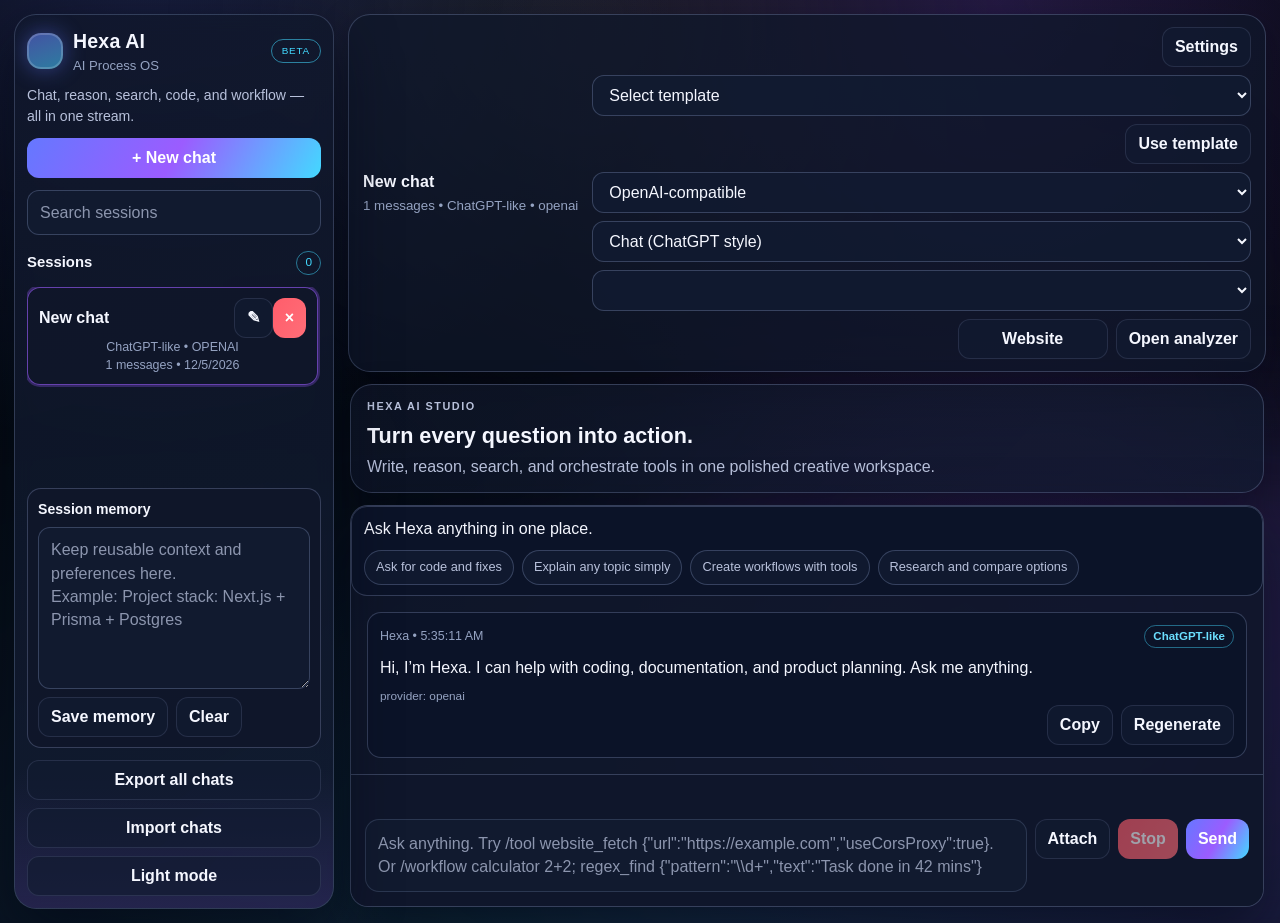
<file: index.html>
<!doctype html>
<html lang="en">
  <head>
    <meta charset="UTF-8" />
    <meta name="viewport" content="width=device-width, initial-scale=1.0" />
    <meta name="theme-color" content="#05080f" />
    <meta name="description" content="Hexa AI chat, reason, and research workspace." />
    <title>Hexa AI</title>
    <link rel="stylesheet" href="styles.css" />
    <link rel="manifest" href="manifest.webmanifest" />
    <link rel="icon" type="image/svg+xml" href="assets/icon-192.svg" />
  </head>
  <body class="dark">
    <div class="app-shell">
      <aside class="sidebar">
        <div class="sidebar-rail">
          <div class="sidebar-top">
            <div class="brand-row">
              <span class="brand-orb" aria-hidden="true"></span>
              <div>
                <h1>Hexa AI</h1>
                <p>AI Process OS</p>
              </div>
              <span class="beta-pill">beta</span>
            </div>
            <p class="sidebar-kicker">
              Chat, reason, search, code, and workflow — all in one stream.
            </p>
          </div>

          <button id="newChat" class="btn primary">+ New chat</button>

          <div class="search-wrap">
            <input id="conversationSearch" type="search" placeholder="Search sessions" />
          </div>

          <div class="sidebar-heading">
            <h3>Sessions</h3>
            <span class="mini-count" id="sessionCount">0</span>
          </div>

          <div class="conversations" id="conversationList"></div>

          <div class="notes">
            <h3>Session memory</h3>
            <textarea
              id="memoryInput"
              rows="6"
              placeholder="Keep reusable context and preferences here.
Example: Project stack: Next.js + Prisma + Postgres"
            ></textarea>
            <div class="notes-actions">
              <button id="saveMemory" class="btn secondary" type="button">Save memory</button>
              <button id="clearMemory" class="btn secondary" type="button">Clear</button>
            </div>
          </div>

          <div class="sidebar-actions">
            <button id="exportBtn" class="btn secondary">Export all chats</button>
            <label class="btn secondary file-label">
              Import chats
              <input id="importInput" type="file" accept="application/json" hidden />
            </label>
            <button id="themeToggle" class="btn secondary">Toggle theme</button>
          </div>
        </div>
      </aside>

      <main class="main">
        <header class="topbar">
          <div class="top-title-block">
            <p id="chatTitle">New chat</p>
            <small id="chatMeta">Ready</small>
          </div>
          <div class="top-actions">
            <button id="settingsToggle" class="btn secondary">Settings</button>
            <select id="templateSelect" title="Prompt template" class="template-select"></select>
            <button id="insertTemplate" class="btn secondary" type="button">Use template</button>
            <select id="providerSelect" title="Provider"></select>
            <select id="modeSelect" title="How Hexa should work">
              <option value="chat">Chat (ChatGPT style)</option>
              <option value="reason">Reasoning (Claude style)</option>
              <option value="search">Search (Perplexity style)</option>
              <option value="workflow">Workflow (Tools + Chaining)</option>
            </select>
            <select id="modelSelect"></select>
            <button id="openPreview" class="btn secondary" type="button" onclick="window.open('launch.html','_blank')">Website</button>
            <button id="openWebsiteProcessor" class="btn secondary" type="button" onclick="window.open('password-strength-analyzer.html','_blank')">Open analyzer</button>
          </div>
        </header>

        <section class="chat-shell">
          <section class="studio-hero" aria-label="Hexa AI command studio">
            <p class="eyebrow">Hexa AI Studio</p>
            <h2>Turn every question into action.</h2>
            <p>Write, reason, search, and orchestrate tools in one polished creative workspace.</p>
          </section>

          <section class="chat-panel" aria-label="AI chat area">
            <div id="chatRail" class="chat-rail">
              <p>Ask Hexa anything in one place.</p>
              <div class="chip-row">
                <span>Ask for code and fixes</span>
                <span>Explain any topic simply</span>
                <span>Create workflows with tools</span>
                <span>Research and compare options</span>
              </div>
            </div>
            <section id="chatLog" class="chat-log" aria-live="polite"></section>

            <footer class="composer-wrap">
              <div id="attachments" class="attachments" aria-live="polite"></div>
              <div class="composer-inner">
                <textarea
                  id="messageInput"
                  rows="2"
                  placeholder='Ask anything. Try /tool website_fetch {"url":"https://example.com","useCorsProxy":true}. Or /workflow calculator 2+2; regex_find {"pattern":"\\d+","text":"Task done in 42 mins"}'
                ></textarea>
                <div class="composer-actions">
                  <label class="btn secondary file-label">
                    Attach
                    <input id="fileInput" type="file" multiple hidden />
                  </label>
                  <button id="stopBtn" class="btn danger" disabled>Stop</button>
                  <button id="sendBtn" class="btn primary">Send</button>
                </div>
              </div>
            </footer>
          </section>
        </section>
      </main>
    </div>

    <dialog id="settingsDialog">
      <form method="dialog" class="settings">
        <h2>API settings</h2>

        <label>
          Provider
          <select id="providerConfig" class="provider-config-select"></select>
        </label>

        <label>
          API endpoint
          <input id="apiEndpoint" type="text" placeholder="e.g. https://api.openai.com/v1/chat/completions" />
        </label>
        <label>
          API key (stored locally)
          <input id="apiKey" type="password" placeholder="Leave empty for fallback responses" />
        </label>

        <label>
          Search endpoint (Perplexity-like web mode)
          <input id="searchEndpoint" type="text" placeholder="Optional: endpoint for source-backed search mode" />
        </label>
        <label>
          Search API key
          <input id="searchApiKey" type="password" placeholder="Used only in search mode" />
        </label>
        <label class="tool-toggle">
          <input id="enableTools" type="checkbox" />
          Enable local tool execution (`/tool` and provider function-calling)
        </label>

        <div class="range-row">
          <label>Temperature
            <input id="temperature" type="range" min="0" max="1.5" step="0.1" value="0.6" />
          </label>
          <span id="tempLabel">0.6</span>
        </div>

        <div class="range-row">
          <label>Max tokens
            <input id="maxTokens" type="range" min="128" max="4096" step="64" value="1024" />
          </label>
          <span id="maxLabel">1024</span>
        </div>

        <div class="range-row">
          <label>Request timeout (ms)
            <input id="timeoutMs" type="range" min="3000" max="30000" step="1000" value="12000" />
          </label>
          <span id="timeoutLabel">12000</span>
        </div>

        <div class="range-row">
          <label>Retry attempts
            <input id="retryCount" type="range" min="0" max="5" step="1" value="2" />
          </label>
          <span id="retryLabel">2</span>
        </div>

        <div class="settings-footer">
          <button value="cancel" class="btn secondary">Close</button>
          <button id="saveSettings" value="default" class="btn primary">Save</button>
        </div>
      </form>
    </dialog>

    <script>
      if ("serviceWorker" in navigator) {
        window.addEventListener("load", () => {
          navigator.serviceWorker.register("./sw.js").catch(() => {});
        });
      }
    </script>
    <script src="app.js" defer></script>
  </body>
</html>
</file>
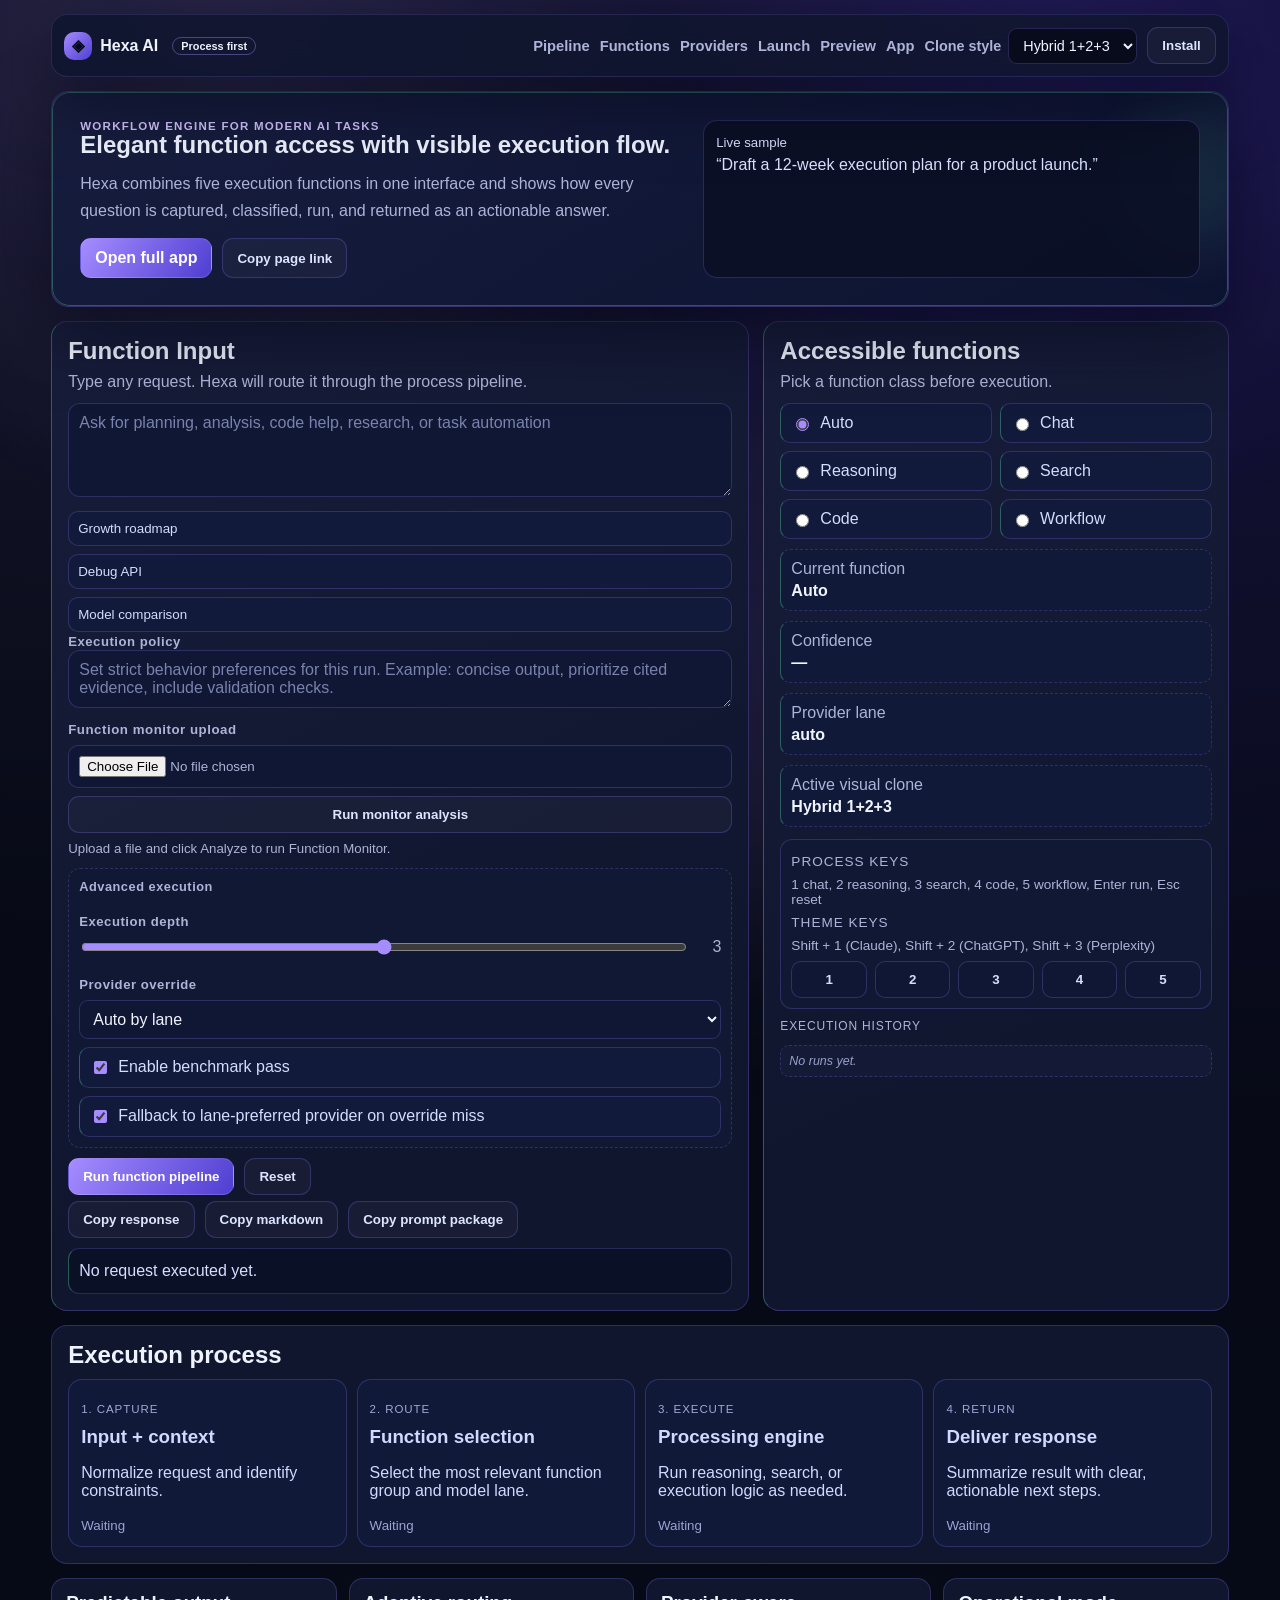
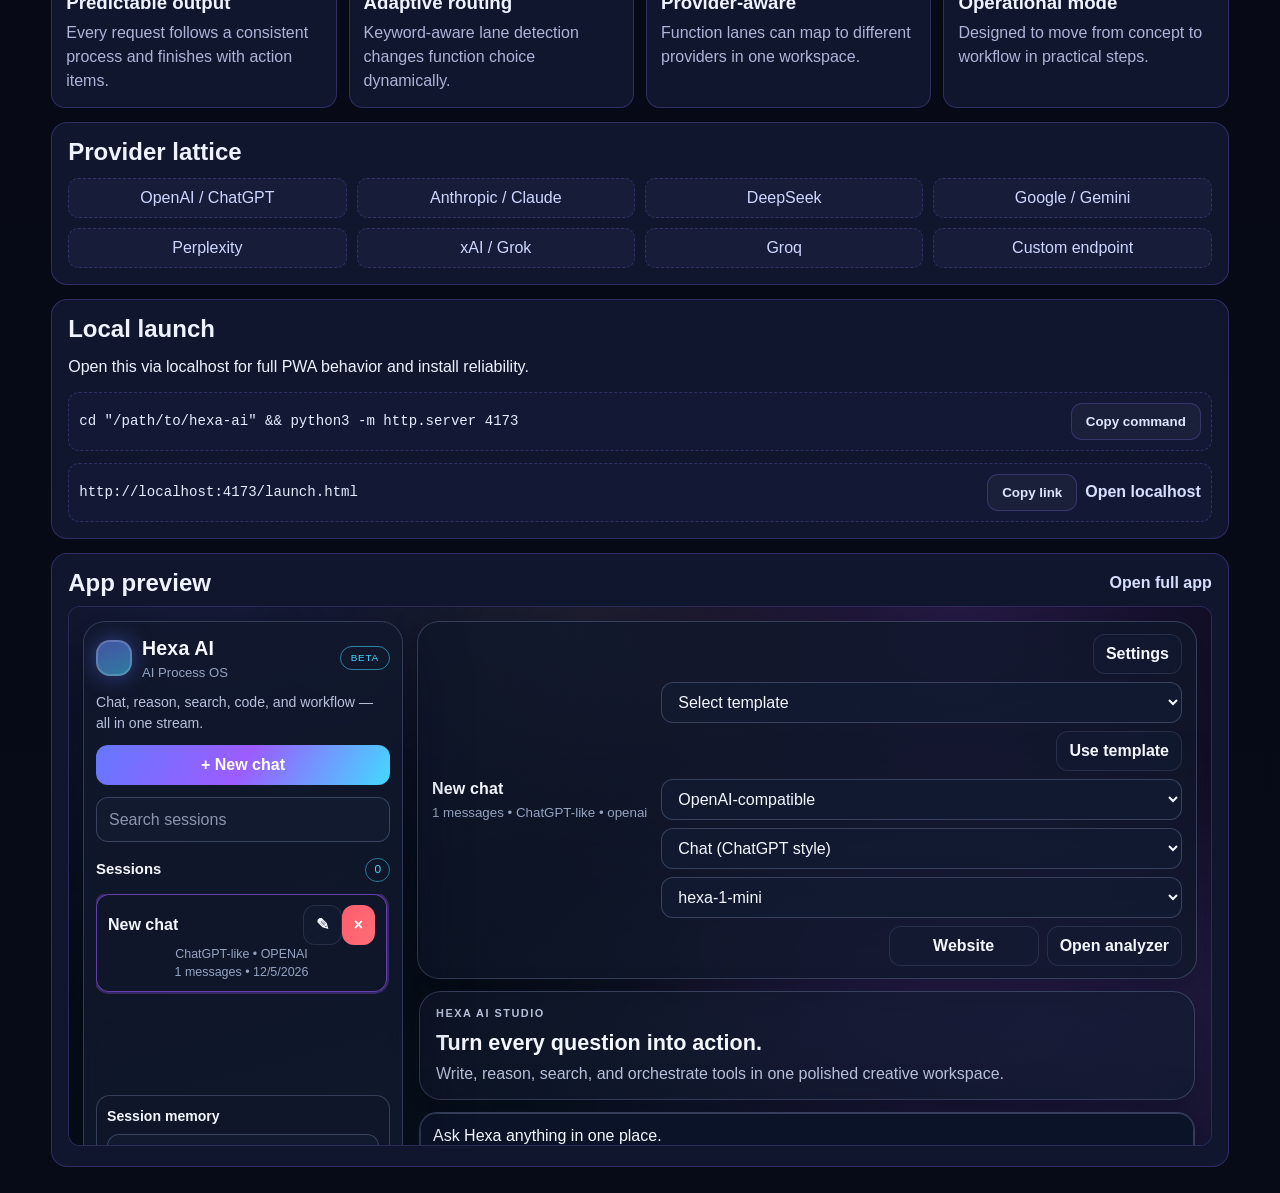
<file: launch.html>
<!doctype html>
<html lang="en">
  <head>
    <meta charset="UTF-8" />
    <meta name="viewport" content="width=device-width, initial-scale=1.0" />
    <meta
      name="description"
      content="Hexa AI offers a process-first AI workspace with distinct functional routes and elegant execution controls."
    />
    <meta name="theme-color" content="#070a14" />
    <meta property="og:title" content="Hexa AI" />
    <meta property="og:description" content="A premium process-first AI interface with elegant function routing." />
    <meta property="og:type" content="website" />
    <title>Hexa AI</title>
    <link rel="manifest" href="manifest.webmanifest" />
    <link rel="icon" type="image/svg+xml" href="assets/icon-192.svg" />
    <link rel="stylesheet" href="launch.css" />
  </head>
  <body>
    <div class="aurora aurora-a"></div>
    <div class="aurora aurora-b"></div>

    <div class="shell">
      <header class="topbar">
        <a href="#" class="brand">
          <span class="brand-dot">◈</span>
          <span>Hexa AI</span>
          <span class="pill">Process first</span>
        </a>
        <nav class="top-links">
          <a href="#pipeline">Pipeline</a>
          <a href="#functions">Functions</a>
          <a href="#providers">Providers</a>
          <a href="#launch">Launch</a>
          <a href="#preview">Preview</a>
          <a href="index.html">App</a>
          <label class="skin-picker">
            <span>Clone style</span>
            <select id="skinSelect">
              <option value="hybrid">Hybrid 1+2+3</option>
              <option value="claude">Claude</option>
              <option value="chatgpt">ChatGPT</option>
              <option value="perplexity">Perplexity</option>
            </select>
          </label>
          <button id="installBtn" class="btn btn-outline" type="button" disabled>Install</button>
        </nav>
      </header>

      <main class="canvas">
        <section class="hero">
          <div>
            <p class="kicker">Workflow engine for modern AI tasks</p>
            <h1>Elegant function access with visible execution flow.</h1>
            <p class="hero-copy">
              Hexa combines five execution functions in one interface and shows how every question is captured, classified,
              run, and returned as an actionable answer.
            </p>
            <div class="hero-actions">
              <a href="index.html" target="_blank" rel="noopener" class="btn btn-primary">Open full app</a>
              <button id="copyLinkBtn" class="btn btn-soft" type="button">Copy page link</button>
            </div>
          </div>
          <div class="hero-output">
            <p class="tiny">Live sample</p>
            <p>“Draft a 12-week execution plan for a product launch.”</p>
          </div>
        </section>

        <section class="split" id="pipeline">
          <article class="panel workspace">
            <h2>Function Input</h2>
            <p>Type any request. Hexa will route it through the process pipeline.</p>
            <textarea id="queryInput" rows="4" placeholder="Ask for planning, analysis, code help, research, or task automation"></textarea>
            <div class="quick-inputs">
              <button class="quick" data-text="Draft a full roadmap for my startup growth in 10 weeks.">Growth roadmap</button>
              <button class="quick" data-text="Debug flaky API retries and suggest resilient fixes.">Debug API</button>
              <button class="quick" data-text="Compare provider options for coding and documentation tasks.">Model comparison</button>
            </div>
            <label class="control-item" for="policyInput">Execution policy</label>
            <textarea id="policyInput" rows="2" placeholder="Set strict behavior preferences for this run. Example: concise output, prioritize cited evidence, include validation checks."></textarea>
            <div class="upload-row">
              <label class="file-label" for="functionUpload">Function monitor upload</label>
              <input id="functionUpload" type="file" accept=".js,.ts,.py,.json,.yaml,.yml,.md,.txt,.mjs,.jsx,.tsx,.java,.go,.rb,.php,.cs" />
              <button id="analyzeUploadBtn" class="btn btn-soft" type="button">Run monitor analysis</button>
            </div>
            <p id="uploadStatus" class="tiny upload-status">Upload a file and click Analyze to run Function Monitor.</p>
            <div class="advanced-controls">
              <div class="advanced-title">Advanced execution</div>
              <label class="control-item" for="analysisDepth">Execution depth</label>
              <div class="slider-row">
                <input id="analysisDepth" type="range" min="1" max="5" value="3" />
                <span id="analysisDepthValue">3</span>
              </div>
              <label class="control-item" for="providerOverride">Provider override</label>
              <select id="providerOverride">
                <option value="auto">Auto by lane</option>
                <option value="openai">OpenAI / ChatGPT</option>
                <option value="claude">Anthropic / Claude</option>
                <option value="deepseek">DeepSeek</option>
                <option value="gemini">Google / Gemini</option>
                <option value="perplexity">Perplexity</option>
                <option value="grok">xAI / Grok</option>
                <option value="groq">Groq</option>
                <option value="internal">Internal workflow</option>
                <option value="custom">Custom endpoint</option>
              </select>
              <label class="toggle compact">
                <input id="benchmarkPass" type="checkbox" checked />
                <span>Enable benchmark pass</span>
              </label>
              <label class="toggle compact">
                <input id="providerFallback" type="checkbox" checked />
                <span>Fallback to lane-preferred provider on override miss</span>
              </label>
            </div>
            <div class="pipeline-actions">
              <button id="runPipelineBtn" class="btn btn-primary" type="button">Run function pipeline</button>
              <button id="resetPipelineBtn" class="btn btn-soft" type="button">Reset</button>
            </div>
            <div class="pipeline-actions" id="resultActions">
              <button id="copyResultBtn" class="btn btn-outline" type="button">Copy response</button>
              <button id="shareResultBtn" class="btn btn-soft" type="button">Copy markdown</button>
              <button id="copyPromptBtn" class="btn btn-outline" type="button">Copy prompt package</button>
            </div>
            <div id="routeResult" class="result-card">No request executed yet.</div>
          </article>

          <article class="panel function-switch" id="functions">
            <h2>Accessible functions</h2>
            <p>Pick a function class before execution.</p>
            <div class="toggle-grid">
              <label class="toggle">
                <input type="radio" name="functionType" value="auto" checked />
                <span>Auto</span>
              </label>
              <label class="toggle">
                <input type="radio" name="functionType" value="chat" />
                <span>Chat</span>
              </label>
              <label class="toggle">
                <input type="radio" name="functionType" value="reasoning" />
                <span>Reasoning</span>
              </label>
              <label class="toggle">
                <input type="radio" name="functionType" value="search" />
                <span>Search</span>
              </label>
              <label class="toggle">
                <input type="radio" name="functionType" value="code" />
                <span>Code</span>
              </label>
              <label class="toggle">
                <input type="radio" name="functionType" value="workflow" />
                <span>Workflow</span>
              </label>
            </div>

            <div class="status-block">
              <p>Current function</p>
              <strong id="selectedFunction">Auto</strong>
            </div>
            <div class="status-block">
              <p>Confidence</p>
              <strong id="currentConfidence">—</strong>
            </div>
            <div class="status-block">
              <p>Provider lane</p>
              <strong id="activeProvider">auto</strong>
            </div>
            <div class="status-block skin-block">
              <p>Active visual clone</p>
              <strong id="activeSkin">Hybrid 1+2+3</strong>
            </div>

            <div class="process-keypad">
              <p class="key-note">Process keys</p>
              <p>1 chat, 2 reasoning, 3 search, 4 code, 5 workflow, Enter run, Esc reset</p>
              <p class="key-note">Theme keys</p>
              <p>Shift + 1 (Claude), Shift + 2 (ChatGPT), Shift + 3 (Perplexity)</p>
              <div class="key-grid">
                <button class="process-key" data-key="1" data-mode="chat" type="button">1</button>
                <button class="process-key" data-key="2" data-mode="reason" type="button">2</button>
                <button class="process-key" data-key="3" data-mode="search" type="button">3</button>
                <button class="process-key" data-key="4" data-mode="code" type="button">4</button>
                <button class="process-key" data-key="5" data-mode="workflow" type="button">5</button>
              </div>
            </div>
            <div class="history-area">
              <p class="key-note">Execution history</p>
              <ul id="runHistory" class="run-history">
                <li class="run-history-item muted">No runs yet.</li>
              </ul>
            </div>
          </article>
        </section>

        <section class="rail" id="functionsPanel">
          <h2>Execution process</h2>
          <div class="rail-steps">
            <article class="step-card" data-stage="capture">
              <p class="step-label">1. Capture</p>
              <h3>Input + context</h3>
              <p>Normalize request and identify constraints.</p>
              <small>Waiting</small>
            </article>
            <article class="step-card" data-stage="route">
              <p class="step-label">2. Route</p>
              <h3>Function selection</h3>
              <p>Select the most relevant function group and model lane.</p>
              <small>Waiting</small>
            </article>
            <article class="step-card" data-stage="execute">
              <p class="step-label">3. Execute</p>
              <h3>Processing engine</h3>
              <p>Run reasoning, search, or execution logic as needed.</p>
              <small>Waiting</small>
            </article>
            <article class="step-card" data-stage="return">
              <p class="step-label">4. Return</p>
              <h3>Deliver response</h3>
              <p>Summarize result with clear, actionable next steps.</p>
              <small>Waiting</small>
            </article>
          </div>
        </section>

        <section class="feature-panel">
          <article>
            <h3>Predictable output</h3>
            <p>Every request follows a consistent process and finishes with action items.</p>
          </article>
          <article>
            <h3>Adaptive routing</h3>
            <p>Keyword-aware lane detection changes function choice dynamically.</p>
          </article>
          <article>
            <h3>Provider-aware</h3>
            <p>Function lanes can map to different providers in one workspace.</p>
          </article>
          <article>
            <h3>Operational mode</h3>
            <p>Designed to move from concept to workflow in practical steps.</p>
          </article>
        </section>

        <section class="provider-row" id="providers">
          <h2>Provider lattice</h2>
          <div class="provider-grid">
            <span>OpenAI / ChatGPT</span>
            <span>Anthropic / Claude</span>
            <span>DeepSeek</span>
            <span>Google / Gemini</span>
            <span>Perplexity</span>
            <span>xAI / Grok</span>
            <span>Groq</span>
            <span>Custom endpoint</span>
          </div>
        </section>

        <section class="host-hub" id="launch">
          <h2>Local launch</h2>
          <p>Open this via localhost for full PWA behavior and install reliability.</p>
          <div class="host-command">
            <code id="localCommand">cd /path/to/hexa-ai && python3 -m http.server 4173</code>
            <button id="copyCommandBtn" class="btn btn-outline" type="button">Copy command</button>
          </div>
          <div class="host-command">
            <code id="localHostLink">http://localhost:4173/launch.html</code>
            <button id="copyLocalLinkBtn" class="btn btn-soft" type="button">Copy link</button>
            <a id="localPreviewLink" href="http://localhost:4173/launch.html" target="_blank" rel="noopener">Open localhost</a>
          </div>
        </section>

        <section class="preview" id="preview">
          <div class="preview-head">
            <h2>App preview</h2>
            <a href="index.html" target="_blank" rel="noopener">Open full app</a>
          </div>
          <iframe src="index.html" title="Hexa app preview" loading="lazy" allow="clipboard-write" sandbox="allow-scripts allow-same-origin allow-forms allow-popups"></iframe>
        </section>
      </main>
    </div>

    <script>
      const installButton = document.getElementById("installBtn");
      const copyLinkButton = document.getElementById("copyLinkBtn");
      const queryInput = document.getElementById("queryInput");
      const runPipelineBtn = document.getElementById("runPipelineBtn");
      const resetPipelineBtn = document.getElementById("resetPipelineBtn");
      const routeResult = document.getElementById("routeResult");
      const quickButtons = document.querySelectorAll(".quick");
      const processKeyButtons = document.querySelectorAll(".process-key");
      const functionRadios = document.querySelectorAll('input[name="functionType"]');
      const selectedFunction = document.getElementById("selectedFunction");
      const stepCards = document.querySelectorAll(".step-card");
      const shell = document.querySelector(".shell");
      const skinSelect = document.getElementById("skinSelect");
      const activeSkin = document.getElementById("activeSkin");
      const functionUpload = document.getElementById("functionUpload");
      const analyzeUploadBtn = document.getElementById("analyzeUploadBtn");
      const uploadStatus = document.getElementById("uploadStatus");
      const copyResultBtn = document.getElementById("copyResultBtn");
      const shareResultBtn = document.getElementById("shareResultBtn");
      const copyPromptBtn = document.getElementById("copyPromptBtn");
      const analysisDepth = document.getElementById("analysisDepth");
      const analysisDepthValue = document.getElementById("analysisDepthValue");
      const benchmarkPass = document.getElementById("benchmarkPass");
      const providerOverride = document.getElementById("providerOverride");
      const providerFallback = document.getElementById("providerFallback");
      const policyInput = document.getElementById("policyInput");
      const currentConfidence = document.getElementById("currentConfidence");
      const activeProvider = document.getElementById("activeProvider");
      const runHistory = document.getElementById("runHistory");
      const localCommand = document.getElementById("localCommand");
      const localHostLink = document.getElementById("localHostLink");
      const copyCommandBtn = document.getElementById("copyCommandBtn");
      const copyLocalLinkBtn = document.getElementById("copyLocalLinkBtn");
      const localPreviewLink = document.getElementById("localPreviewLink");
      const body = document.body;

      let latestPayload = null;

      const reasoningMode = {
        modeLabel: "Reasoning",
        keywords: ["analyze", "decision", "compare", "risk", "tradeoff", "evaluate", "strategy", "roadmap", "plan"],
        provider: "Claude / DeepSeek",
        description: "Structured reasoning with assumptions and tradeoffs.",
        color: "var(--mode-reason)",
        accent: "#b7a3ff",
      };

      const providerDirectory = {
        auto: "local|default",
        openai: "openai|gpt-4o-mini",
        claude: "anthropic|claude-3.5-sonnet",
        deepseek: "deepseek|deepseek-coder",
        gemini: "google|gemini-2.0-flash",
        perplexity: "perplexity|sonar-pro",
        grok: "xai|grok-2",
        groq: "groq|llama-3.3-70b",
        internal: "internal|orchestrator",
        custom: "custom|endpoint",
      };

      const providerRoute = {
        chat: ["openai", "gemini", "claude", "groq", "deepseek"],
        reasoning: ["claude", "perplexity", "deepseek", "openai", "gemini"],
        search: ["perplexity", "groq", "grok", "openai", "gemini"],
        code: ["deepseek", "openai", "groq", "claude", "custom"],
        workflow: ["internal", "groq", "custom", "openai"],
      };

      const modeMap = {
        chat: {
          keywords: ["clarify", "draft", "summarize", "write", "message", "explain", "help", "story", "email"],
          provider: "ChatGPT / Gemini",
          description: "Short conversational answer with user-focused structure.",
          color: "var(--mode-chat)",
          accent: "#66e0ff",
        },
        reason: reasoningMode,
        reasoning: reasoningMode,
        search: {
          keywords: ["latest", "market", "source", "research", "trend", "evidence", "reference", "news", "compare"],
          provider: "Perplexity / Grok",
          description: "Reference-minded research path with synthesis.",
          color: "var(--mode-search)",
          accent: "#7ff1d9",
        },
        code: {
          keywords: ["code", "debug", "api", "error", "function", "typescript", "python", "javascript", "sql", "deploy", "refactor"],
          provider: "Code-focused model stack",
          description: "Problem diagnosis and implementation-first recommendations.",
          color: "var(--mode-code)",
          accent: "#f9a06f",
        },
        workflow: {
          keywords: ["automate", "workflow", "pipeline", "checklist", "process", "execute", "task", "orchestrate", "schedule"],
          provider: "Tool and task layer",
          description: "Action sequence generation and dependency-aware execution.",
          color: "var(--mode-workflow)",
          accent: "#5fd2a4",
        },
      };

      const hexaLanes = ["capture", "route", "execute", "return"];

      const hexaProviderByMode = (mode) => {
        const lane = providerOverride ? providerOverride.value || "auto" : "auto";
        const normalized = mode === "reason" ? "reasoning" : mode;
        const fallback = providerRoute[normalized] || ["internal", "openai", "custom"];
        if (lane !== "auto" && providerDirectory[lane]) {
          return providerDirectory[lane];
        }
        if (lane !== "auto" && providerFallback?.checked && providerDirectory[fallback[0]]) {
          return providerDirectory[fallback[0]];
        }
        return lane === "auto" ? providerDirectory[fallback[0]] || providerDirectory.internal : providerDirectory[lane] || providerDirectory.internal;
      };

      const scoreProviderSignals = (mode, text) => {
        const normalizedMode = mode === "reason" ? "reasoning" : mode;
        const normalized = (text || "").toLowerCase();
        const chars = normalized.length;
        const tokens = normalized ? normalized.split(/\s+/).filter(Boolean).length : 0;
        const indicators = {
          confidenceBoost: 0,
          codeRisk: 0,
          complexity: 0,
          benchmark: 0,
        };

        if (normalizedMode === "code") {
          indicators.codeRisk += /api\.|error|exception|stack|deploy|sql|async|await/.test(normalized) ? 6 : 0;
          indicators.complexity += Math.min(28, Math.floor(tokens / 9));
        }

        if (normalizedMode === "reasoning") {
          indicators.complexity += Math.min(24, tokens > 120 ? 20 : Math.floor(tokens / 6));
          indicators.confidenceBoost += normalized.includes("compare") ? 9 : 0;
        }

        if (normalizedMode === "search") {
          indicators.benchmark += normalized.includes("source") || normalized.includes("evidence") ? 12 : 0;
          indicators.complexity += normalized.includes("latest") ? 8 : 0;
        }

        if (normalizedMode === "chat") {
          indicators.confidenceBoost += normalized.includes("concise") || normalized.includes("short") ? 7 : 0;
        }

        if (normalizedMode === "workflow") {
          indicators.complexity += normalized.includes("automate") || normalized.includes("orchestrate") ? 10 : 0;
          indicators.benchmark += normalized.includes("deadline") ? 5 : 0;
        }

        return {
          chars,
          tokens,
          mode,
          ...indicators,
        };
      };

      const clampConfidence = (value) => Math.max(0, Math.min(100, Math.round(value)));

      const buildStructuredReply = (mode, confidence, config, text, provider) => {
        const normalized = (text || "").trim();
        const lower = normalized.toLowerCase();
        const normalizedMode = mode === "reason" ? "reasoning" : mode;
        const safeConfig = config || modeMap.workflow;
        const askQuestion = confidence < 70;
        const hasQuestion = /\?/g.test(normalized);
        const policyText = policyInput && policyInput.value ? policyInput.value.trim() : "";
        const policyEffect = policyText.length ? Math.min(7, Math.floor(policyText.length / 20)) : 0;
        const monitorSignals = scoreProviderSignals(normalizedMode, lower);
        const depth = Number((analysisDepth && analysisDepth.value) || 3);
        const benchmarkMode = benchmarkPass ? !!benchmarkPass.checked : false;

        const summary = `Mode ${normalizedMode.toUpperCase()} was selected for this request.`;
        const artifact = safeConfig.description;
        const assumptions = [];
        const risks = [];
        const next_steps = [];

        if (mode === "chat") {
          next_steps.push("Respond in concise language and tone.", "Offer 2-3 direct follow-up options.");
          assumptions.push("User prefers a short conversational result.");
          risks.push("Lack of strict constraints may reduce precision.");
        }

        if (mode === "reason" || mode === "reasoning") {
          next_steps.push("List assumptions.", "Produce a decision matrix or tradeoff list.", "State validation checks.");
          assumptions.push("Objective can be represented as compare/decision format.");
          risks.push("Overfitting to inferred constraints.");
        }

        if (mode === "search") {
          next_steps.push("Plan query angles.", "Group evidence by reliability.", "Synthesize a brief conclusion.");
          assumptions.push("User accepts high-level research synthesis path.");
          risks.push("Freshness depends on available sources.");
        }

        if (mode === "code") {
          next_steps.push("Identify expected runtime and platform.", "Provide a minimal working patch.", "Call out test command.");
          assumptions.push("User has an execution environment for the proposed stack.");
          risks.push("Implementation may need environment-specific fixes.");
        }

        if (mode === "workflow") {
          next_steps.push("Build checklist with owners.", "Define dependencies and order.", "Set acceptance criteria per step.");
          assumptions.push("Execution context can host task automation.");
          risks.push("Human dependency can break sequencing.");
        }

        if (!hasQuestion && lower.includes("unclear")) {
          next_steps.unshift("Add explicit constraints and success criteria.");
        }

        if (askQuestion) {
          next_steps.unshift("Confirm goal scope before final output.");
          assumptions.push("Intent confidence is low for auto-routing.");
          risks.push("False mode selection can degrade output quality.");
        }

        const response_text = askQuestion
          ? `I detected this as ${normalizedMode.toUpperCase()} with ${confidence}% confidence. Please confirm goal, scope, and output format so we can finalize safely.`
          : `Executed ${normalizedMode.toUpperCase()} lane with ${safeConfig.description}`;

        const monitorScore = clampConfidence(
          45 +
            monitorSignals.confidenceBoost -
              (monitorSignals.codeRisk > 0 ? 6 : 0) +
              Math.min(25, Math.floor(monitorSignals.tokens / 8)) +
              depth * 4 +
              (benchmarkMode ? 6 : 0) +
              policyEffect,
        );

        return {
          mode: normalizedMode,
          confidence,
          provider: provider || hexaProviderByMode(normalizedMode),
          lanes: hexaLanes,
          output: {
            summary,
            artifact,
            monitor_score: monitorScore,
            depth,
            benchmark_pass: benchmarkMode,
            tokens: monitorSignals.tokens,
            policy_applied: policyText || "Default Hexa policy.",
            next_steps,
            risks,
            assumptions,
            monitor_signals: {
              chars: monitorSignals.chars,
              tokens: monitorSignals.tokens,
              complexity_score: clampConfidence(40 + monitorSignals.complexity),
              benchmark_score: clampConfidence(50 + monitorSignals.benchmark),
              risk_score: clampConfidence(100 - monitorSignals.codeRisk),
            },
          },
          response_text,
        };
      };

      const updateStatus = (payload) => {
        if (!payload) {
          return;
        }
        if (currentConfidence) {
          currentConfidence.textContent = `${payload.confidence}%`;
        }
        if (activeProvider) {
          activeProvider.textContent = payload.provider || "local|default";
        }
      };

      const updateRunHistory = (payload) => {
        if (!runHistory) {
          return;
        }
        if (runHistory.querySelector(".muted")) {
          runHistory.textContent = "";
        }

        const row = document.createElement("li");
        row.className = "run-history-item";
        const stamp = new Date().toLocaleTimeString([], { hour: "2-digit", minute: "2-digit" });
        row.innerHTML = `<span class="run-time">${stamp}</span><span class="run-mode">${payload.mode.toUpperCase()}</span><span class="run-confidence">${payload.confidence}%</span><span class="run-summary">${payload.output.summary}</span>`;
        runHistory.appendChild(row);
        while (runHistory.children.length > 6) {
          runHistory.removeChild(runHistory.firstChild);
        }
      };

      const buildEmptyPayload = () => {
        const depth = Number((analysisDepth && analysisDepth.value) || 3);
        const benchmark = benchmarkPass ? !!benchmarkPass.checked : false;
        return {
          mode: "chat",
          confidence: 12,
          provider: hexaProviderByMode("chat"),
          lanes: hexaLanes,
          output: {
            summary: "No clear request found.",
            artifact: "Please provide a goal, context, and constraints.",
            monitor_score: 12,
            depth,
            benchmark_pass: benchmark,
            tokens: 0,
            next_steps: [
              "Tell me your goal.",
              "Add constraints and quality criteria.",
              "Choose mode: chat, reasoning, search, code, workflow.",
            ],
            risks: ["Ambiguous input can route to wrong mode."],
            assumptions: ["The user intent is still incomplete."],
            monitor_signals: {
              chars: 0,
              tokens: 0,
              complexity_score: 40,
              benchmark_score: 50,
              risk_score: 70,
            },
          },
          response_text: "I can help. Share your target outcome and I will route it using strict Hexa mode logic.",
        };
      };

      const deriveLocalPreview = () => {
        if (window.location.protocol !== "file:") {
          return { directory: "/path/to/hexa-ai", link: "/launch.html" };
        }
        const path = decodeURIComponent(new URL(window.location.href).pathname);
        const directory = path.replace(/[^/]*$/, "");
        const parts = directory.split("/").filter(Boolean);
        const marker = parts.lastIndexOf("hexa-ai");
        const relative = marker === -1 ? ["launch.html"] : [...parts.slice(marker), "launch.html"];
        return { directory, link: `/${relative.join("/")}` };
      };

      const syncLocalLaunchPanel = () => {
        const info = deriveLocalPreview();
        if (localCommand) {
          const safeDirectory = info.directory || "/path/to/hexa-ai";
          localCommand.textContent = `cd "${safeDirectory}" && python3 -m http.server 4173`;
        }
        if (localHostLink) {
          const localLink = `http://localhost:4173${info.link.startsWith("/") ? info.link : `/${info.link}`}`;
          localHostLink.textContent = localLink;
          if (localPreviewLink) {
            localPreviewLink.href = localLink;
          }
        }
      };

      const skinMap = {
        hybrid: {
          label: "Hybrid 1+2+3",
          className: "skin-hybrid",
        },
        claude: {
          label: "Claude",
          className: "skin-claude",
        },
        chatgpt: {
          label: "ChatGPT",
          className: "skin-chatgpt",
        },
        perplexity: {
          label: "Perplexity",
          className: "skin-perplexity",
        },
      };

      const applySkin = (skin) => {
        const target = skinMap[skin] || skinMap.hybrid;
        const current = document.querySelector(".skin-claude, .skin-chatgpt, .skin-perplexity, .skin-hybrid");
        if (current) {
          current.classList.remove("skin-claude", "skin-chatgpt", "skin-perplexity", "skin-hybrid");
        }

        body.classList.add(target.className);
        activeSkin.textContent = target.label;
      };

      const applySkinFromShortcut = (key) => {
        const map = {
          "1": "claude",
          "2": "chatgpt",
          "3": "perplexity",
        };
        if (!map[key]) return;
        const option = skinSelect.querySelector(`option[value="${map[key]}"]`);
        if (!option) return;
        option.selected = true;
        applySkin(map[key]);
      };

      const autoDetectFunction = (text) => {
        const normalized = (text || "").toLowerCase();
        let bestMode = "workflow";
        let bestScore = -1;

        Object.entries(modeMap).forEach(([mode, cfg]) => {
          const score = cfg.keywords.reduce((total, key) => total + (normalized.includes(key) ? 1 : 0), 0);
          if (score > bestScore) {
            bestScore = score;
            bestMode = mode;
          }
        });

        if (normalized.includes("why") || normalized.includes("explain") || normalized.includes("help")) {
          bestMode = "chat";
          bestScore = Math.max(bestScore, 1);
        }

        if (normalized.includes("deploy") || normalized.includes("api") || normalized.includes("error")) {
          bestMode = "code";
          bestScore = Math.max(bestScore, 2);
        }

        if (normalized.includes("compare") || normalized.includes("tradeoff") || normalized.includes("risk")) {
          bestMode = "reasoning";
          bestScore = Math.max(bestScore, 2);
        }

        const minConfidence = 38;
        const maxByDepth = Number((analysisDepth && analysisDepth.value) || 3);
        const depthPenalty = Math.max(0, 2 - maxByDepth);

        return {
          mode: bestMode,
          confidence: clampConfidence(minConfidence + bestScore * 8 - depthPenalty),
          ...modeMap[bestMode],
        };
      };

      const setFunction = (mode) => {
        const display = mode === "auto" ? "Auto" : mode === "reasoning" || mode === "reason" ? "Reasoning" : mode.charAt(0).toUpperCase() + mode.slice(1);
        selectedFunction.textContent = display;
        functionRadios.forEach((radio) => {
          radio.checked = radio.value === mode;
        });

        processKeyButtons.forEach((button) => {
          button.classList.toggle("active", button.dataset.mode === mode);
        });

        if (shell) {
          const activeMode = mode === "auto" ? "workflow" : mode;
          const palette = modeMap[activeMode] || modeMap.workflow;
          shell.style.setProperty("--active-mode", palette.color);
          shell.style.setProperty("--active-accent", palette.accent);
        }
      };

      const setStepState = (stage, state) => {
        const card = [...stepCards].find((item) => item.dataset.stage === stage);
        if (!card) return;
        card.classList.remove("step-wait", "step-run", "step-done");
        card.classList.add(`step-${state}`);
        const label = card.querySelector("small");
        if (label) {
          label.textContent = state === "run" ? "Running" : state === "done" ? "Done" : "Waiting";
        }
      };

      const resetPipeline = () => {
        routeResult.textContent = "No request executed yet.";
        stepCards.forEach((card) => {
          card.classList.remove("step-run", "step-done");
          card.classList.add("step-wait");
          const label = card.querySelector("small");
          if (label) {
            label.textContent = "Waiting";
          }
        });
      };

      const buildFunctionMonitorPayload = (file, content) => {
        const name = file?.name || "uploaded-function";
        const kind = file?.type || "text/plain";
        const raw = (content || "").replace(/[\u0000-\u001f\u007f-\u009f]/g, " ").trim();
        const words = raw ? raw.split(/\s+/).filter(Boolean).length : 0;
        const lines = raw ? raw.split("\n").length : 0;
        const snippet = raw.slice(0, 1400);
        return `Analyze this function-like artifact for monitoring and safety readiness.\n\nFILE: ${name}\nTYPE: ${kind}\nLINES: ${lines}\nWORDS: ${words}\nSIZE: ${raw.length}\n\nCHECKLIST:\n- Runtime risk\n- Input validation\n- Failure modes\n- Error handling quality\n- Testability\n- Deployment considerations\n\nSNIPPET:\n${snippet}`;
      };

      const readUploadedFunction = async () => {
        const file = functionUpload && functionUpload.files ? functionUpload.files[0] : null;
        if (!file) {
          uploadStatus.textContent = "No file selected. Pick a file first.";
          return { file: null, text: "" };
        }

        if (!file.type && !file.name) {
          uploadStatus.textContent = "Unsupported file object.";
          return { file: null, text: "" };
        }

        uploadStatus.textContent = `Analyzing upload: ${file.name}`;
        const text = await file.text();
        const payload = buildFunctionMonitorPayload(file, text);
        uploadStatus.textContent = `Loaded ${file.name} (${text.length} chars).`;
        return { file, text: payload };
      };

      const runPipeline = (seedText = null, forcedMode = null) => {
        const text = (seedText ?? queryInput.value).trim();
        if (!text) {
          const emptyPayload = buildEmptyPayload();
          emptyPayload.output.timeline = { capture_ms: 120, route_ms: 0, execute_ms: 0, return_ms: 0 };
          emptyPayload.output.monitor_signals.risk_score = 66;
          routeResult.innerHTML = `<pre class="json-output">${JSON.stringify(emptyPayload, null, 2)}</pre>`;
          latestPayload = emptyPayload;
          updateStatus(emptyPayload);
          updateRunHistory(emptyPayload);
          return;
        }

        const forced = forcedMode || [...functionRadios].find((r) => r.checked)?.value || "workflow";
        const detected = autoDetectFunction(text);
        const activeMode = forced === "auto" ? detected.mode : forced;
        const routedMode = activeMode === "reasoning" ? "reason" : activeMode;
        const config = modeMap[routedMode] || modeMap.workflow;
        const confidence = forced === "auto" ? detected.confidence : 96;
        const provider = hexaProviderByMode(routedMode);
        const depth = Number((analysisDepth && analysisDepth.value) || 3);
        const benchmark = benchmarkPass ? !!benchmarkPass.checked : false;
        const pipelineTrace = {
          capture_ms: 200 + depth * 32,
          route_ms: 180 + depth * 34,
          execute_ms: 180 + depth * 72 + (benchmark ? 130 : 0),
          return_ms: 120 + depth * 18,
        };
        const payload = buildStructuredReply(routedMode, confidence, config, text, provider);
        payload.output.timeline = pipelineTrace;
        updateStatus(payload);

        routeResult.innerHTML = `<pre class="json-output">${JSON.stringify(payload, null, 2)}</pre>`;
        latestPayload = payload;

        setFunction(routedMode);

        const runningMessage = `${routedMode.toUpperCase()} route started with ${payload.confidence}% confidence`;
        setTimeout(() => {
          routeResult.innerHTML = `<pre class="running-message">${runningMessage}</pre>`;
        }, 1);

        setStepState("capture", "run");

        const stageOne = Math.min(420, Math.max(120, pipelineTrace.capture_ms));
        const stageTwo = Math.min(520, Math.max(160, pipelineTrace.route_ms));
        const stageThree = Math.min(780, Math.max(220, pipelineTrace.execute_ms));
        const stageFour = Math.min(360, Math.max(120, pipelineTrace.return_ms));

        setTimeout(() => {
          setStepState("capture", "done");
          setStepState("route", "run");
          setTimeout(() => {
            setStepState("route", "done");
            setStepState("execute", "run");
            setTimeout(() => {
              setStepState("execute", "done");
              setStepState("return", "run");

              const finalPayload = buildStructuredReply(routedMode, confidence, config, text, provider);
              finalPayload.output.timeline = pipelineTrace;
              latestPayload = finalPayload;
              updateStatus(finalPayload);
              updateRunHistory(finalPayload);
              routeResult.innerHTML = `<pre class="json-output">${JSON.stringify(finalPayload, null, 2)}</pre>`;

              setTimeout(() => {
                setStepState("return", "done");
              }, stageFour);
            }, stageThree);
          }, stageTwo);
        }, stageOne);
      };

      runPipelineBtn.addEventListener("click", runPipeline);

      resetPipelineBtn.addEventListener("click", () => {
        queryInput.value = "";
        resetPipeline();
      });

      quickButtons.forEach((button) => {
        button.addEventListener("click", () => {
          const text = button.dataset.text || "";
          queryInput.value = text;
          runPipeline();
        });
      });

      analyzeUploadBtn?.addEventListener("click", async () => {
        try {
          const { file, text } = await readUploadedFunction();
          if (!file || !text) {
            return;
          }
          queryInput.value = `[FILE MONITOR INPUT]\n${text}`;
          setFunction("workflow");
          runPipeline(queryInput.value, "workflow");
        } catch {
          uploadStatus.textContent = "Upload analysis failed. Use plain text in input as fallback.";
          runPipeline();
        }
      });

      processKeyButtons.forEach((button) => {
        button.addEventListener("click", () => {
          const mode = button.dataset.mode;
          if (mode) {
            setFunction(mode);
          }
        });
      });

      functionRadios.forEach((radio) => {
        radio.addEventListener("change", (event) => {
          setFunction(event.target.value);
          if (queryInput.value.trim()) {
            runPipeline();
          }
        });
      });

      document.addEventListener("keydown", (event) => {
        const isStyleShortcut =
          event.target &&
          event.target.tagName &&
          event.target.tagName !== "INPUT" &&
          event.target.tagName !== "TEXTAREA" &&
          (event.shiftKey || event.altKey) &&
          ["1", "2", "3"].includes(event.key);

        if (isStyleShortcut) {
          event.preventDefault();
          applySkinFromShortcut(event.key);
          return;
        }

        if (event.key === "Escape") {
          queryInput.value = "";
          resetPipeline();
          return;
        }

        if (document.activeElement && (document.activeElement.tagName === "TEXTAREA" || document.activeElement.tagName === "INPUT")) {
          if (event.key === "Enter") {
            if (event.shiftKey) {
              return;
            }
            event.preventDefault();
            runPipeline();
          }
          return;
        }

        const isFunctionKey = {
          "1": "chat",
          "2": "reason",
          "3": "search",
          "4": "code",
          "5": "workflow",
        };

        if (Object.prototype.hasOwnProperty.call(isFunctionKey, event.key)) {
          setFunction(isFunctionKey[event.key]);
          return;
        }

        if (event.key === "Enter") {
          runPipeline();
        }
      });

      let installPrompt;
      window.addEventListener("beforeinstallprompt", (event) => {
        event.preventDefault();
        installPrompt = event;
        installButton.disabled = false;
      });

      installButton.addEventListener("click", async () => {
        if (!installPrompt) {
          alert("Install is not available in this browser context.");
          return;
        }
        await installPrompt.prompt();
        const choice = await installPrompt.userChoice;
        if (choice?.outcome === "accepted") {
          installButton.textContent = "Installed";
          installButton.disabled = true;
        }
      });

      copyLinkButton.addEventListener("click", async () => {
        try {
          await navigator.clipboard.writeText(window.location.href);
          copyLinkButton.textContent = "Copied";
          setTimeout(() => (copyLinkButton.textContent = "Copy page link"), 1600);
        } catch {
          window.location.href = window.location.href;
        }
      });

      if ("serviceWorker" in navigator) {
        navigator.serviceWorker.register("./sw.js").catch(() => {});
      }

      skinSelect.addEventListener("change", (event) => {
        applySkin(event.target.value);
      });

      analysisDepth?.addEventListener("input", () => {
        if (analysisDepthValue) {
          analysisDepthValue.textContent = analysisDepth.value;
        }
      });

      providerOverride?.addEventListener("change", () => {
        if (queryInput.value.trim()) {
          runPipeline();
        }
      });

      providerFallback?.addEventListener("change", () => {
        if (queryInput.value.trim()) {
          runPipeline();
        }
      });

      copyPromptBtn?.addEventListener("click", async () => {
        if (!latestPayload) {
          return;
        }
        const promptPayload = {
          prompt: queryInput.value.trim(),
          mode: latestPayload.mode,
          provider: latestPayload.provider,
          lanes: latestPayload.lanes,
          strict_output: {
            mode: true,
            confidence: true,
            provider: true,
            lanes: true,
            output: ["summary", "artifact", "next_steps", "risks", "assumptions"],
          },
          confidence: latestPayload.confidence,
          response_text: latestPayload.response_text,
          policy: policyInput?.value || "default",
        };
        try {
          await navigator.clipboard.writeText(JSON.stringify(promptPayload, null, 2));
          copyPromptBtn.textContent = "Prompt copied";
          setTimeout(() => (copyPromptBtn.textContent = "Copy prompt package"), 1600);
        } catch {
          copyPromptBtn.textContent = "Copy failed";
          setTimeout(() => (copyPromptBtn.textContent = "Copy prompt package"), 1600);
        }
      });

      copyResultBtn?.addEventListener("click", async () => {
        if (!latestPayload) {
          return;
        }
        try {
          await navigator.clipboard.writeText(JSON.stringify(latestPayload, null, 2));
          copyResultBtn.textContent = "Copied";
          setTimeout(() => (copyResultBtn.textContent = "Copy response"), 1600);
        } catch {
          copyResultBtn.textContent = "Copy failed";
          setTimeout(() => (copyResultBtn.textContent = "Copy response"), 1600);
        }
      });

      shareResultBtn?.addEventListener("click", async () => {
        if (!latestPayload) {
          return;
        }
        const markdown = `## Hexa AI Response\n\n\`\`\`json\n${JSON.stringify(latestPayload, null, 2)}\n\`\`\``;
        try {
          await navigator.clipboard.writeText(markdown);
          shareResultBtn.textContent = "Markdown copied";
          setTimeout(() => (shareResultBtn.textContent = "Copy markdown"), 1600);
        } catch {
          shareResultBtn.textContent = "Copy failed";
          setTimeout(() => (shareResultBtn.textContent = "Copy markdown"), 1600);
        }
      });

      copyCommandBtn?.addEventListener("click", async () => {
        if (!localCommand) {
          return;
        }
        try {
          await navigator.clipboard.writeText(localCommand.textContent || "");
          copyCommandBtn.textContent = "Copied";
          setTimeout(() => (copyCommandBtn.textContent = "Copy command"), 1600);
        } catch {
          copyCommandBtn.textContent = "Copy failed";
          setTimeout(() => (copyCommandBtn.textContent = "Copy command"), 1600);
        }
      });

      copyLocalLinkBtn?.addEventListener("click", async () => {
        if (!localHostLink) {
          return;
        }
        try {
          await navigator.clipboard.writeText(localHostLink.textContent || "");
          copyLocalLinkBtn.textContent = "Copied";
          setTimeout(() => (copyLocalLinkBtn.textContent = "Copy link"), 1600);
        } catch {
          copyLocalLinkBtn.textContent = "Copy failed";
          setTimeout(() => (copyLocalLinkBtn.textContent = "Copy link"), 1600);
        }
      });

      setFunction("auto");
      applySkin("hybrid");
      syncLocalLaunchPanel();
      resetPipeline();
    </script>
  </body>
</html>
</file>
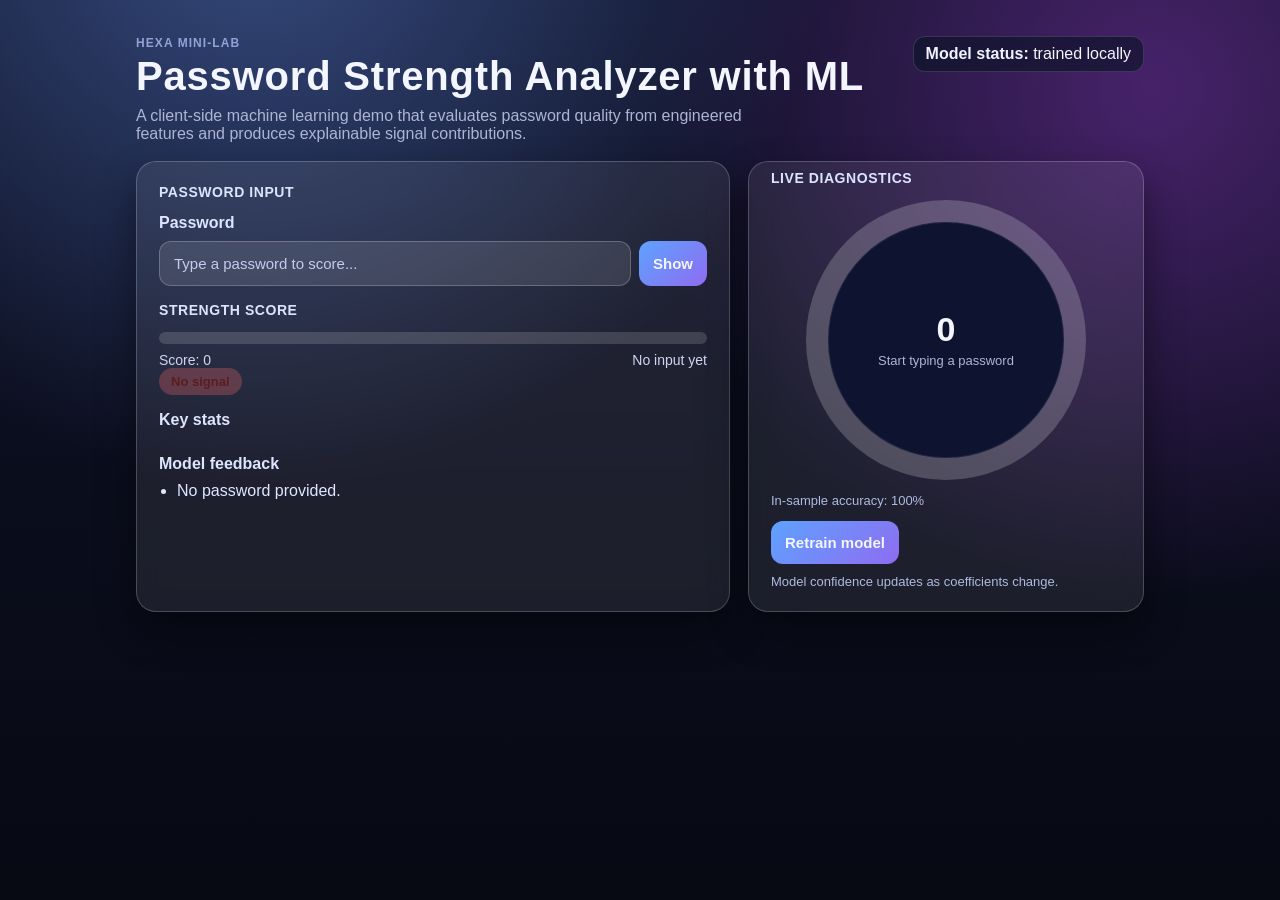
<file: password-strength-analyzer.html>
<!doctype html>
<html lang="en">
  <head>
    <meta charset="UTF-8" />
    <meta name="viewport" content="width=device-width, initial-scale=1.0" />
    <meta name="theme-color" content="#1f2335" />
    <meta name="description" content="Elegant in-browser password strength analyzer powered by lightweight machine learning." />
    <title>Password Strength Analyzer with ML</title>
    <style>
      :root {
        --bg: #0b1022;
        --bg-soft: #111837;
        --panel: rgba(255, 255, 255, 0.08);
        --panel-stroke: rgba(255, 255, 255, 0.2);
        --panel-shadow: rgba(0, 0, 0, 0.45);
        --text: #f3f5ff;
        --muted: #aeb5d4;
        --green: #33d39e;
        --amber: #f6b35f;
        --red: #ff6b6b;
        --blue: #5ea2ff;
        --card-radius: 20px;
      }

      * {
        box-sizing: border-box;
      }

      html,
      body {
        margin: 0;
        min-height: 100%;
      }

      body {
        color: var(--text);
        font-family: "Segoe UI", "Inter", -apple-system, BlinkMacSystemFont, "SF Pro Text", sans-serif;
        background:
          radial-gradient(circle at 20% -10%, #364b7f 0%, transparent 40%),
          radial-gradient(circle at 90% 10%, #47226a 0%, transparent 36%),
          linear-gradient(180deg, #0f1228 0%, #070913 100%);
      }

      .page {
        max-width: 1080px;
        margin: 0 auto;
        padding: clamp(20px, 3vw, 36px);
      }

      .hero {
        display: flex;
        justify-content: space-between;
        align-items: flex-start;
        gap: 14px;
        flex-wrap: wrap;
        margin-bottom: 18px;
      }

      .eyebrow {
        margin: 0;
        color: #92a2d6;
        letter-spacing: 0.09em;
        text-transform: uppercase;
        font-size: 12px;
        font-weight: 700;
      }

      h1 {
        margin: 4px 0 8px;
        letter-spacing: 0.02em;
        font-size: clamp(28px, 3.5vw, 40px);
      }

      .lead {
        margin: 0;
        max-width: 70ch;
        color: var(--muted);
      }

      .layout {
        display: grid;
        grid-template-columns: 1.2fr 0.8fr;
        gap: 18px;
      }

      .card {
        backdrop-filter: blur(14px);
        background: var(--panel);
        border: 1px solid var(--panel-stroke);
        border-radius: var(--card-radius);
        box-shadow: 0 18px 38px var(--panel-shadow);
        padding: 22px;
      }

      .section-title {
        margin: 0 0 14px;
        font-size: 14px;
        color: #dbe4ff;
        letter-spacing: 0.04em;
        text-transform: uppercase;
      }

      .row {
        margin-bottom: 16px;
      }

      label {
        display: block;
        margin-bottom: 9px;
        color: #dde5ff;
        font-weight: 600;
      }

      .input-wrap {
        display: flex;
        gap: 8px;
      }

      .input-wrap input {
        flex: 1;
      }

      input,
      button {
        border-radius: 12px;
        border: 1px solid rgba(255, 255, 255, 0.22);
        background: rgba(255, 255, 255, 0.11);
        color: var(--text);
        padding: 13px 14px;
        font-size: 15px;
      }

      input::placeholder {
        color: #c4ccef;
      }

      input:focus,
      button:focus {
        outline: 2px solid rgba(94, 162, 255, 0.62);
        outline-offset: 2px;
      }

      button {
        white-space: nowrap;
        border: 0;
        font-weight: 700;
        cursor: pointer;
        background: linear-gradient(135deg, var(--blue), #8f6cf0);
      }

      button:hover {
        filter: brightness(1.08);
      }

      .bar {
        margin-top: 8px;
        height: 12px;
        border-radius: 999px;
        background: rgba(255, 255, 255, 0.15);
        overflow: hidden;
      }

      .bar-inner {
        height: 100%;
        width: 0%;
        transition: width 220ms ease;
      }

      .score-row {
        display: flex;
        justify-content: space-between;
        align-items: baseline;
        margin-top: 8px;
        font-size: 14px;
        color: #ced6f2;
      }

      .pill {
        display: inline-flex;
        border-radius: 999px;
        padding: 6px 12px;
        font-weight: 700;
        font-size: 13px;
      }

      .pill.good {
        color: #1b4f3e;
        background: rgba(51, 211, 158, 0.28);
      }

      .pill.warn {
        color: #5b4006;
        background: rgba(246, 179, 95, 0.28);
      }

      .pill.bad {
        color: #5c1d22;
        background: rgba(255, 107, 107, 0.28);
      }

      .stats {
        display: grid;
        grid-template-columns: repeat(2, minmax(0, 1fr));
        gap: 8px;
        margin-top: 10px;
      }

      .stat {
        background: rgba(13, 19, 47, 0.56);
        border: 1px solid rgba(255, 255, 255, 0.1);
        border-radius: 12px;
        padding: 10px;
        color: #dae1ff;
        font-size: 14px;
      }

      .stat strong {
        display: block;
        color: #f3f6ff;
        margin-bottom: 2px;
      }

      .feedback {
        margin: 0;
        padding-left: 18px;
        color: #dfe7ff;
      }

      .feedback li {
        margin-bottom: 6px;
      }

      .score-panel {
        padding-top: 8px;
      }

      .meter {
        position: relative;
        width: min(280px, 100%);
        aspect-ratio: 1 / 1;
        border-radius: 50%;
        display: grid;
        place-items: center;
        margin: 14px auto 8px;
        background: conic-gradient(var(--red) 0deg, var(--red) 0deg, rgba(255, 255, 255, 0.16) 0deg);
      }

      .meter::before {
        content: "";
        position: absolute;
        width: 84%;
        height: 84%;
        border-radius: 50%;
        background: #0e1330;
        box-shadow: inset 0 0 0 1px rgba(255, 255, 255, 0.08);
      }

      .meter-inner {
        position: relative;
        z-index: 1;
        text-align: center;
      }

      .meter-value {
        font-size: 34px;
        font-weight: 800;
        margin: 0;
        line-height: 1;
      }

      .meter-sub {
        margin: 7px 0 0;
        color: var(--muted);
        font-size: 13px;
      }

      .controls {
        display: flex;
        gap: 10px;
        margin-top: 10px;
        flex-wrap: wrap;
        align-items: center;
      }

      .small {
        font-size: 13px;
        color: #afbae0;
      }

      .status {
        padding: 8px 12px;
        border-radius: 12px;
        background: rgba(13, 19, 40, 0.65);
        border: 1px solid rgba(255, 255, 255, 0.14);
      }

      .status strong {
        color: #eef3ff;
      }

      @media (max-width: 920px) {
        .layout {
          grid-template-columns: 1fr;
        }
      }

      @media (prefers-reduced-motion: no-preference) {
        .card {
          animation: fadeIn 260ms ease-out;
        }
        .meter {
          transition: background 260ms linear;
        }
      }

      @keyframes fadeIn {
        from {
          transform: translateY(4px);
          opacity: 0.85;
        }
        to {
          transform: translateY(0);
          opacity: 1;
        }
      }
    </style>
  </head>
  <body>
    <main class="page">
      <header class="hero">
        <div>
          <p class="eyebrow">Hexa mini-lab</p>
          <h1>Password Strength Analyzer with ML</h1>
          <p class="lead">
            A client-side machine learning demo that evaluates password quality from engineered
            features and produces explainable signal contributions.
          </p>
        </div>
        <span id="modelStatus" class="status"><strong>Model status:</strong> ready</span>
      </header>

      <section class="layout">
        <article class="card">
          <h2 class="section-title">Password input</h2>

          <div class="row">
            <label for="password">Password</label>
            <div class="input-wrap">
              <input id="password" class="input" type="password" placeholder="Type a password to score..." autocomplete="off" />
              <button id="toggleMask" type="button">Show</button>
            </div>
          </div>

          <div class="row">
            <h2 class="section-title">Strength score</h2>
            <div class="bar"><div id="bar" class="bar-inner"></div></div>
            <div class="score-row">
              <span id="scoreText">Score: 0</span>
              <span id="riskText">No input yet</span>
            </div>
            <span id="strengthLabel" class="pill bad">No signal</span>
          </div>

          <div class="row">
            <label>Key stats</label>
            <div class="stats" id="featureSummary"></div>
          </div>

          <div class="row">
            <label>Model feedback</label>
            <ul class="feedback" id="feedback"></ul>
          </div>
        </article>

        <aside class="card score-panel">
          <h2 class="section-title">Live diagnostics</h2>
          <div class="meter" id="meter">
            <div class="meter-inner">
              <p class="meter-value" id="meterValue">0</p>
              <p class="meter-sub" id="meterSub">No input yet</p>
            </div>
          </div>

          <p id="accuracyText" class="small"></p>
          <div class="controls">
            <button id="retrain" type="button">Retrain model</button>
            <span class="small">Model confidence updates as coefficients change.</span>
          </div>
        </aside>
      </section>
    </main>

    <script>
      const seedData = [
        { password: "123456", label: 0 }, { password: "password", label: 0 },
        { password: "qwerty", label: 0 }, { password: "abcdef", label: 0 },
        { password: "111111", label: 0 }, { password: "iloveyou", label: 0 },
        { password: "letmein", label: 0 }, { password: "welcome", label: 0 },
        { password: "Admin123", label: 0 }, { password: "abc12345", label: 0 },
        { password: "T!m3", label: 0 },
        { password: "7wYt@3p!L", label: 1 }, { password: "N1c3&Safe", label: 1 },
        { password: "R3s!lient#9", label: 1 }, { password: "cR7$qm2A!", label: 1 },
        { password: "x8F$v7N@q2", label: 1 }, { password: "V!t@2kL#8p", label: 1 },
        { password: "Gm#4yH@9sL", label: 1 }, { password: "Pa$$w0rd2024!", label: 1 },
        { password: "1aZ@9xR#eL", label: 1 }, { password: "S@f3P@ssw0rd##", label: 1 },
        { password: "R@nd0mP@ssw0rd$21", label: 1 }, { password: "6vC#9fU$jL%2d", label: 1 },
        { password: "qA9$lm!W2z#Qp", label: 1 }
      ];

      const commonWords = [
        "password", "admin", "qwerty", "welcome", "monkey", "dragon", "letmein",
        "sunshine", "football", "iloveyou", "princess", "login", "master", "abc", "1234"
      ];

      const model = {
        weights: [],
        bias: 0,
        means: [],
        stds: [],
        nFeatures: 8,
        trained: false
      };

      const featureNames = [
        "length",
        "unique_ratio",
        "digits",
        "lower",
        "upper",
        "symbols",
        "entropy",
        "common_word_penalty"
      ];

      function detectRepeatingRun(str) {
        if (!str.length) return 0;
        let worst = 0;
        let cur = 1;
        for (let i = 1; i < str.length; i++) {
          if (str[i] === str[i - 1]) {
            cur++;
          } else {
            worst = Math.max(worst, cur);
            cur = 1;
          }
        }
        return Math.max(worst, cur) / Math.max(1, str.length);
      }

      function detectSequentialRun(str) {
        const lower = str.toLowerCase();
        const seqPatterns = ["abcdefghijklmnopqrstuvwxyz", "0123456789"];
        let penalty = 0;
        for (let size = 3; size <= 4; size++) {
          for (let i = 0; i + size <= lower.length; i++) {
            const chunk = lower.slice(i, i + size);
            for (const base of seqPatterns) {
              if (base.includes(chunk) || base.split("").reverse().join("").includes(chunk)) {
                penalty += 1;
              }
            }
          }
        }
        return Math.min(1, penalty / Math.max(1, lower.length));
      }

      function hasCommonWord(pw) {
        const l = pw.toLowerCase();
        return commonWords.some((w) => l.includes(w)) ? 1 : 0;
      }

      function featuresFromPassword(password) {
        const chars = [...password];
        const length = chars.length;
        const digits = chars.filter((c) => /\d/.test(c)).length;
        const lower = chars.filter((c) => /[a-z]/.test(c)).length;
        const upper = chars.filter((c) => /[A-Z]/.test(c)).length;
        const symbols = chars.filter((c) => !/[A-Za-z0-9]/.test(c)).length;
        const unique = new Set(chars).size;
        const uniqueRatio = length ? unique / length : 0;
        const repeats = detectRepeatingRun(password);
        const seqPenalty = detectSequentialRun(password);
        const pool =
          (lower ? 26 : 0) +
          (upper ? 26 : 0) +
          (digits ? 10 : 0) +
          (symbols ? 33 : 0);
        const entropy = length > 0 ? length * Math.log2(Math.max(2, pool)) : 0;
        const commonWordPenalty = hasCommonWord(password);

        const raw = [
          length,
          uniqueRatio,
          digits,
          lower,
          upper,
          symbols,
          entropy / 100,
          commonWordPenalty + repeats * 0.5 + seqPenalty
        ];

        return {
          raw,
          extras: {
            length,
            uniqueRatio,
            repeats,
            seqPenalty,
            entropy,
            hasCommon: !!commonWordPenalty,
            digits,
            lower,
            upper,
            symbols
          }
        };
      }

      function sigmoid(x) {
        return 1 / (1 + Math.exp(-x));
      }

      function normalize(arr) {
        const featCount = arr[0].length;
        const means = new Array(featCount).fill(0);
        const stds = new Array(featCount).fill(0);
        for (const row of arr) {
          row.forEach((value, i) => {
            means[i] += value;
          });
        }
        for (let i = 0; i < featCount; i++) {
          means[i] /= arr.length;
        }
        for (const row of arr) {
          row.forEach((value, i) => {
            const d = value - means[i];
            stds[i] += d * d;
          });
        }
        for (let i = 0; i < featCount; i++) {
          stds[i] = Math.sqrt(stds[i] / Math.max(1, arr.length - 1)) || 1;
        }
        return { means, stds };
      }

      function prepareRow(featureRow, means, stds) {
        return featureRow.map((value, i) => (value - means[i]) / stds[i]);
      }

      function trainModel() {
        const X = [];
        const y = [];
        for (const item of seedData) {
          const { raw } = featuresFromPassword(item.password);
          X.push(raw);
          y.push(item.label);
        }

        const { means, stds } = normalize(X);
        const normalized = X.map((row) => prepareRow(row, means, stds));
        const lr = 0.12;
        const epochs = 380;
        const n = normalized.length;

        let weights = new Array(model.nFeatures).fill(0);
        let bias = 0;

        for (let epoch = 0; epoch < epochs; epoch++) {
          let gradW = new Array(model.nFeatures).fill(0);
          let gradB = 0;
          for (let i = 0; i < n; i++) {
            const x = normalized[i];
            const z = bias + x.reduce((sum, xi, k) => sum + xi * weights[k], 0);
            const pred = sigmoid(z);
            const err = pred - y[i];
            gradB += err;
            for (let k = 0; k < model.nFeatures; k++) {
              gradW[k] += err * x[k];
            }
          }
          for (let k = 0; k < model.nFeatures; k++) {
            weights[k] -= lr * gradW[k] / n;
          }
          bias -= lr * gradB / n;
        }

        model.weights = weights;
        model.bias = bias;
        model.means = means;
        model.stds = stds;
        model.trained = true;

        const accuracy = evaluateAccuracy(normalized, y);
        accuracyText.textContent = `In-sample accuracy: ${(accuracy * 100).toFixed(0)}%`;
      }

      function evaluateAccuracy(normalizedX, y) {
        let correct = 0;
        for (let i = 0; i < normalizedX.length; i++) {
          const x = normalizedX[i];
          const score = sigmoid(model.bias + x.reduce((sum, xi, j) => sum + xi * model.weights[j], 0));
          const pred = score >= 0.5 ? 1 : 0;
          if (pred === y[i]) correct++;
        }
        return correct / normalizedX.length;
      }

      function predict(password) {
        if (!model.trained || !password.length) return 0;
        const { raw } = featuresFromPassword(password);
        const row = prepareRow(raw, model.means, model.stds);
        return sigmoid(model.bias + row.reduce((sum, x, i) => sum + x * model.weights[i], 0));
      }

      function getMeterColor(score) {
        if (score >= 75) return "linear-gradient(var(--green), var(--green))";
        if (score >= 40) return "linear-gradient(var(--amber), var(--amber))";
        return "linear-gradient(var(--red), var(--red))";
      }

      function render() {
        const input = passwordInput.value;
        if (!input.trim()) {
          scoreText.textContent = "Score: 0";
          riskText.textContent = "No input yet";
          meterValue.textContent = "0";
          meterSub.textContent = "Start typing a password";
          bar.style.width = "0%";
          bar.style.background = "rgba(255, 255, 255, 0.16)";
          meter.style.background = "conic-gradient(rgba(255, 255, 255, 0.2) 0deg 360deg)";
          featureSummary.innerHTML = "";
          feedback.innerHTML = "<li>No password provided.</li>";
          strengthLabel.textContent = "No signal";
          strengthLabel.className = "pill bad";
          return;
        }

        const probability = predict(input);
        const score = Math.max(0, Math.min(100, Math.round(probability * 100)));
        const { extras } = featuresFromPassword(input);
        const { raw } = featuresFromPassword(input);
        const row = prepareRow(raw, model.means, model.stds);
        const contributions = row.map((value, i) => value * model.weights[i]);
        const contributionPairs = featureNames
          .map((name, i) => ({ name, v: contributions[i] }))
          .sort((a, b) => Math.abs(b.v) - Math.abs(a.v))
          .slice(0, 5);

        const meterColor = score >= 75 ? "var(--green)" : score >= 40 ? "var(--amber)" : "var(--red)";
        const deg = (score / 100) * 360;
        bar.style.width = `${score}%`;
        bar.style.background = meterColor;
        bar.innerHTML = "";
        scoreText.textContent = `Score: ${score}`;
        meterValue.textContent = `${score}`;
        meterSub.textContent = `${Math.round(probability * 100)}% strength confidence`;
        meter.style.background = `conic-gradient(${meterColor} ${deg}deg, rgba(255, 255, 255, 0.22) ${deg}deg)`;

        if (score >= 75) {
          riskText.textContent = "Strong";
          strengthLabel.textContent = "Strong";
          strengthLabel.className = "pill good";
        } else if (score >= 40) {
          riskText.textContent = "Moderate";
          strengthLabel.textContent = "Moderate";
          strengthLabel.className = "pill warn";
        } else {
          riskText.textContent = "Weak";
          strengthLabel.textContent = "Weak";
          strengthLabel.className = "pill bad";
        }

        featureSummary.innerHTML = `
          <div class="stat"><strong>Length</strong> ${extras.length}</div>
          <div class="stat"><strong>Unique ratio</strong> ${extras.uniqueRatio.toFixed(2)}</div>
          <div class="stat"><strong>Digits</strong> ${extras.digits}</div>
          <div class="stat"><strong>Upper/lower</strong> ${extras.upper}/${extras.lower}</div>
          <div class="stat"><strong>Symbols</strong> ${extras.symbols}</div>
          <div class="stat"><strong>Entropy</strong> ${extras.entropy.toFixed(1)}</div>
          <div class="stat"><strong>Repeat run</strong> ${(extras.repeats * 100).toFixed(0)}%</div>
        `;

        const reasons = [];
        if (extras.length < 12) reasons.push("Increase length to at least 12 characters.");
        if (extras.digits === 0) reasons.push("Add digits for numeric complexity.");
        if (extras.upper === 0) reasons.push("Add uppercase letters.");
        if (extras.lower === 0) reasons.push("Add lowercase letters.");
        if (extras.symbols === 0) reasons.push("Add special symbols such as !@#.");
        if (extras.repeats > 0.35) reasons.push("Avoid long repeating character runs.");
        if (extras.seqPenalty && extras.seqPenalty > 0.15) reasons.push("Avoid obvious sequences like 123 or abc.");
        if (extras.hasCommon) reasons.push("Avoid common dictionary-like words.");
        if (!reasons.length) reasons.push("Looks strong for this model baseline.");

        const topSignal = contributionPairs
          .map((c) => `<strong>${c.name}</strong>: ${c.v >= 0 ? "+" : ""}${c.v.toFixed(2)}`)
          .join(" · ");
        reasons.push(`Top model signals: ${topSignal}`);
        feedback.innerHTML = reasons.map((r) => `<li>${r}</li>`).join("");
      }

      const passwordInput = document.getElementById("password");
      const bar = document.getElementById("bar");
      const scoreText = document.getElementById("scoreText");
      const riskText = document.getElementById("riskText");
      const strengthLabel = document.getElementById("strengthLabel");
      const feedback = document.getElementById("feedback");
      const featureSummary = document.getElementById("featureSummary");
      const accuracyText = document.getElementById("accuracyText");
      const modelStatus = document.getElementById("modelStatus");
      const toggleMask = document.getElementById("toggleMask");
      const retrainBtn = document.getElementById("retrain");
      const meter = document.getElementById("meter");
      const meterValue = document.getElementById("meterValue");
      const meterSub = document.getElementById("meterSub");

      trainModel();
      modelStatus.innerHTML = "<strong>Model status:</strong> trained locally";
      render();

      passwordInput.addEventListener("input", render);
      toggleMask.addEventListener("click", () => {
        const isText = passwordInput.type === "text";
        passwordInput.type = isText ? "password" : "text";
        toggleMask.textContent = isText ? "Show" : "Hide";
      });
      retrainBtn.addEventListener("click", () => {
        trainModel();
        render();
      });
    </script>
  </body>
</html>
</file>
<file: styles.css>
:root {
  --bg: #05080f;
  --bg-soft: #0a1120;
  --bg-deep: #02050b;
  --panel: rgba(16, 23, 43, 0.9);
  --panel-soft: rgba(18, 28, 50, 0.84);
  --panel-strong: rgba(12, 20, 41, 0.95);
  --text: #f5f7ff;
  --text-soft: #b8c1db;
  --muted: #95a3c2;
  --line: rgba(154, 172, 217, 0.28);
  --accent: #9b5cff;
  --accent-2: #6578ff;
  --accent-3: #43d9ff;
  --danger: #ff5d6b;
  --success: #34d4a6;
  --warning: #f6ba44;
  --radius-lg: 22px;
  --radius-md: 14px;
  --shadow: 0 24px 60px rgba(2, 8, 24, 0.6);
  --shadow-soft: 0 12px 32px rgba(5, 9, 22, 0.34);
  --content-max: min(1180px, 100%);
}

body.dark {
  --bg: #05080f;
  --bg-soft: #0a1120;
  --bg-deep: #02050b;
  --panel: rgba(16, 23, 43, 0.9);
  --panel-soft: rgba(18, 28, 50, 0.84);
  --panel-strong: rgba(12, 20, 41, 0.95);
  --text: #f5f7ff;
  --text-soft: #b8c1db;
  --muted: #95a3c2;
  --line: rgba(154, 172, 217, 0.28);
  --accent: #9b5cff;
  --accent-2: #6578ff;
  --accent-3: #43d9ff;
}

body:not(.dark) {
  --bg: #f5f7fb;
  --bg-soft: #edf2fb;
  --bg-deep: #f7f9ff;
  --panel: #ffffff;
  --panel-soft: #f3f6ff;
  --panel-strong: #ffffff;
  --text: #0f172a;
  --text-soft: #334155;
  --muted: #59617a;
  --line: rgba(15, 23, 42, 0.12);
  --accent: #7f59ff;
  --accent-2: #4b61ff;
  --accent-3: #1dc8f5;
}

* {
  box-sizing: border-box;
}

html,
body {
  margin: 0;
  min-height: 100%;
}

body {
  min-width: 320px;
  color: var(--text);
  font-family:
    "Sora",
    "Space Grotesk",
    "Manrope",
    "Inter",
    "Segoe UI",
    sans-serif;
  line-height: 1.45;
  overflow: hidden;
  background:
    radial-gradient(circle at 12% -8%, rgba(106, 124, 255, 0.22), transparent 35%),
    radial-gradient(circle at 78% 0%, rgba(152, 95, 255, 0.22), transparent 38%),
    radial-gradient(circle at 50% 120%, rgba(67, 217, 255, 0.1), transparent 48%),
    linear-gradient(170deg, var(--bg-deep), var(--bg) 42%, var(--bg-soft));
  position: relative;
}

body::before,
body::after {
  content: "";
  position: fixed;
  inset: -12%;
  pointer-events: none;
  z-index: -1;
  opacity: 0.75;
  filter: blur(80px);
}

body::before {
  background:
    conic-gradient(from 90deg, rgba(155, 92, 255, 0.24), rgba(67, 217, 255, 0.09), transparent 58%);
  animation: spinAura 42s linear infinite;
}

body::after {
  inset: -20% 0 0;
  background:
    radial-gradient(circle at 45% 18%, rgba(255, 255, 255, 0.12), transparent 34%),
    radial-gradient(circle at 80% 80%, rgba(155, 92, 255, 0.1), transparent 50%);
  animation: pulseAura 18s ease-in-out infinite alternate;
}

::selection {
  background: color-mix(in oklab, var(--accent) 38%, transparent);
  color: #f8fbff;
}

button,
input,
select,
textarea {
  font: inherit;
  color: inherit;
}

body.dark dialog::backdrop {
  background: color-mix(in oklab, #03060f 78%, transparent);
}

button,
input,
select,
textarea {
  border: 0;
  outline: none;
}

button:focus-visible,
input:focus-visible,
select:focus-visible,
textarea:focus-visible {
  outline: 2px solid color-mix(in oklab, var(--accent-3) 70%, transparent);
  outline-offset: 1px;
}

.app-shell {
  min-height: 100vh;
  display: grid;
  grid-template-columns: 320px minmax(0, 1fr);
  gap: 14px;
  padding: 14px;
}

.sidebar {
  background: linear-gradient(165deg, color-mix(in oklab, var(--panel) 86%, transparent), var(--panel-soft));
  border: 1px solid color-mix(in oklab, var(--line) 88%, transparent);
  border-radius: var(--radius-lg);
  box-shadow: var(--shadow);
  backdrop-filter: blur(10px);
  position: relative;
  overflow: hidden;
  display: flex;
  min-height: 0;
}

.sidebar::after {
  content: "";
  position: absolute;
  inset: auto 0 0;
  height: 140px;
  background: linear-gradient(180deg, transparent, color-mix(in oklab, var(--accent) 14%, transparent));
  pointer-events: none;
}

.sidebar-rail {
  display: flex;
  flex-direction: column;
  gap: 12px;
  padding: 12px;
  width: 100%;
  position: relative;
  z-index: 1;
  min-height: 0;
}

.sidebar-top {
  display: grid;
  gap: 10px;
}

.brand-row {
  display: flex;
  align-items: center;
  gap: 10px;
}

.brand-orb {
  width: 36px;
  height: 36px;
  flex: none;
  border-radius: 14px;
  background: linear-gradient(160deg, color-mix(in oklab, var(--accent-2) 52%, #1f2a49), color-mix(in oklab, var(--accent-3) 56%, #0b1735));
  box-shadow: inset 0 0 0 2px rgba(255, 255, 255, 0.18), 0 0 22px rgba(98, 122, 255, 0.45);
}

.brand-row h1 {
  margin: 0;
  font-size: 1.22rem;
  letter-spacing: 0.01em;
}

.brand-row p {
  margin: 1px 0 0;
  color: var(--muted);
  font-size: 0.82rem;
}

.beta-pill {
  margin-left: auto;
  text-transform: uppercase;
  font-size: 0.62rem;
  letter-spacing: 0.08em;
  color: var(--accent-3);
  border: 1px solid color-mix(in oklab, var(--accent-3) 55%, transparent);
  border-radius: 999px;
  padding: 4px 10px;
  white-space: nowrap;
}

.sidebar-kicker {
  margin: 0;
  font-size: 0.88rem;
  color: var(--text-soft);
}

.btn {
  border: 1px solid color-mix(in oklab, var(--line) 55%, transparent);
  border-radius: 12px;
  padding: 10px 12px;
  cursor: pointer;
  font-weight: 600;
  line-height: 1;
  transition: transform 0.16s ease, box-shadow 0.16s ease, border-color 0.16s ease;
  display: inline-flex;
  align-items: center;
  justify-content: center;
  min-height: 40px;
}

.btn:hover {
  transform: translateY(-1px);
  box-shadow: var(--shadow-soft);
}

.btn:active {
  transform: translateY(0);
}

.btn.primary {
  background: linear-gradient(120deg, var(--accent-2), var(--accent), var(--accent-3));
  color: #fff;
  border: none;
}

.btn.secondary {
  background: color-mix(in oklab, var(--panel-soft) 80%, transparent);
  color: var(--text);
}

.btn.danger {
  background: linear-gradient(120deg, var(--danger), color-mix(in oklab, var(--danger) 70%, #ff8f95));
  border: none;
  color: #fff;
}

.btn:disabled {
  opacity: 0.6;
  cursor: not-allowed;
  transform: none;
}

.search-wrap input,
select,
textarea,
#messageInput,
.settings input,
.notes textarea {
  width: 100%;
  border: 1px solid var(--line);
  border-radius: 12px;
  background: var(--panel-soft);
  color: var(--text);
  padding: 10px 12px;
}

.search-wrap input::placeholder,
textarea::placeholder {
  color: color-mix(in oklab, var(--text-soft) 74%, transparent);
}

.search-wrap input {
  min-height: 40px;
}

.sidebar-heading {
  margin-top: 4px;
  display: flex;
  justify-content: space-between;
  align-items: center;
  gap: 10px;
}

.sidebar-heading h3 {
  margin: 0;
  font-size: 0.93rem;
}

.mini-count {
  font-size: 0.74rem;
  color: var(--accent-3);
  border: 1px solid color-mix(in oklab, var(--accent-3) 50%, transparent);
  border-radius: 999px;
  padding: 2px 8px;
}

.conversations {
  overflow: auto;
  flex: 1;
  min-height: 60px;
  padding-right: 3px;
  display: flex;
  flex-direction: column;
  gap: 8px;
}

.conv-item {
  border: 1px solid var(--line);
  background: var(--panel);
  border-radius: 13px;
  padding: 10px 11px;
  cursor: pointer;
  transition: border-color 0.16s ease, box-shadow 0.16s ease;
}

.conv-item:hover {
  border-color: color-mix(in oklab, var(--accent-3) 58%, transparent);
}

.conv-item.active {
  border-color: color-mix(in oklab, var(--accent) 62%, transparent);
  box-shadow: 0 0 0 2px color-mix(in oklab, var(--accent) 28%, transparent);
}

.conv-item .row {
  display: flex;
  justify-content: space-between;
  align-items: center;
  gap: 8px;
}

.conv-item .title {
  font-weight: 650;
  margin: 0;
  overflow: hidden;
  white-space: nowrap;
  text-overflow: ellipsis;
}

.conv-item .meta,
.conv-item .muted,
.meta {
  color: var(--muted);
  font-size: 0.78rem;
}

.notes {
  border: 1px solid var(--line);
  border-radius: 14px;
  background: var(--panel);
  padding: 10px;
  display: grid;
  gap: 8px;
}

.notes h3 {
  margin: 0;
  font-size: 0.88rem;
}

.notes textarea {
  resize: vertical;
  min-height: 110px;
}

.notes-actions {
  display: flex;
  gap: 8px;
}

.sidebar-actions {
  display: grid;
  gap: 8px;
}

.main {
  min-width: 0;
  min-height: 0;
  display: grid;
  grid-template-rows: auto 1fr;
  background: transparent;
}

.topbar {
  padding: 12px 14px;
  border: 1px solid var(--line);
  border-radius: var(--radius-lg);
  margin-bottom: 12px;
  background: color-mix(in oklab, var(--panel) 82%, transparent);
  box-shadow: var(--shadow-soft);
  display: grid;
  grid-template-columns: auto 1fr;
  align-items: center;
  gap: 14px;
  min-height: 62px;
}

.top-title-block {
  min-width: 170px;
}

.top-title-block p {
  margin: 0;
  font-weight: 700;
  font-size: 1rem;
  letter-spacing: 0.01em;
}

.top-title-block small {
  color: var(--muted);
}

.top-actions {
  display: flex;
  justify-content: flex-end;
  gap: 8px;
  align-items: center;
  flex-wrap: wrap;
}

#modeSelect,
#providerSelect,
#templateSelect,
#modelSelect,
#openPreview {
  min-width: 150px;
}

.template-select {
  min-width: 190px;
}

.chat-shell {
  width: min(1180px, 100%);
  margin: 0 auto;
  padding: 0 2px 2px;
  display: flex;
  flex-direction: column;
  gap: 12px;
}

.studio-hero {
  border: 1px solid var(--line);
  border-radius: var(--radius-lg);
  padding: 14px 16px;
  background: linear-gradient(130deg, color-mix(in oklab, var(--panel) 78%, transparent), color-mix(in oklab, var(--panel-soft) 78%, transparent));
  box-shadow: var(--shadow-soft);
}

.eyebrow {
  margin: 0;
  color: var(--accent-3);
  font-weight: 700;
  letter-spacing: 0.14em;
  font-size: 0.68rem;
  text-transform: uppercase;
}

.studio-hero h2 {
  margin: 5px 0 4px;
  font-size: 1.35rem;
}

.studio-hero p {
  margin: 0;
  color: var(--text-soft);
}

.chat-rail {
  border: 1px solid var(--line);
  border-radius: 16px;
  padding: 10px 12px;
  display: flex;
  justify-content: space-between;
  align-items: center;
  flex-wrap: wrap;
  gap: 10px;
  background: var(--panel-strong);
  color: var(--text-soft);
}

.chat-rail p {
  margin: 0;
  color: var(--text);
}

.chip-row {
  display: flex;
  flex-wrap: wrap;
  gap: 8px;
}

.chip-row span {
  padding: 7px 11px;
  border: 1px solid var(--line);
  border-radius: 999px;
  background: color-mix(in oklab, var(--panel-soft) 86%, transparent);
  font-size: 0.8rem;
  color: var(--text-soft);
}

.chat-panel {
  flex: 1;
  min-height: 0;
  border: 1px solid var(--line);
  border-radius: 18px;
  background: var(--panel);
  display: grid;
  grid-template-rows: auto 1fr auto;
  overflow: hidden;
  box-shadow: var(--shadow);
}

.chat-log {
  overflow: auto;
  min-height: 0;
  padding: 16px;
  display: flex;
  flex-direction: column;
  gap: 10px;
}

.chat-log::-webkit-scrollbar {
  width: 10px;
}

.chat-log::-webkit-scrollbar-thumb {
  background: color-mix(in oklab, var(--accent-2) 42%, transparent);
  border-radius: 999px;
}

.chat-log::-webkit-scrollbar-track {
  background: transparent;
}

.message {
  border: 1px solid var(--line);
  border-radius: 14px;
  padding: 12px;
  background: var(--panel-strong);
  animation: fadeInUp 0.22s ease;
}

.message.user {
  background: color-mix(in oklab, var(--accent) 18%, var(--panel-strong));
}

.message + .message {
  margin-top: 6px;
}

.message header {
  display: flex;
  align-items: baseline;
  justify-content: space-between;
  gap: 10px;
  margin-bottom: 8px;
}

.mode-tag {
  color: color-mix(in oklab, var(--accent-3) 86%, #fff);
  font-size: 0.72rem;
  font-weight: 700;
  border: 1px solid color-mix(in oklab, var(--accent-3) 44%, transparent);
  border-radius: 999px;
  padding: 2px 8px;
  white-space: nowrap;
}

.bubble {
  line-height: 1.52;
  white-space: pre-wrap;
  overflow-wrap: anywhere;
  color: var(--text);
}

.bubble pre {
  position: relative;
  background: #0c1225;
  color: #f8fbff;
  padding: 12px;
  border-radius: 12px;
  overflow: auto;
}

body:not(.dark) .bubble pre {
  background: #0c172f;
  color: #f8fbff;
}

.bubble code {
  font-family:
    ui-monospace,
    SFMono-Regular,
    Menlo,
    Consolas,
    "Liberation Mono",
    monospace;
  background: color-mix(in oklab, var(--muted) 18%, transparent);
  padding: 2px 6px;
  border-radius: 6px;
}

.process {
  margin-top: 10px;
  border: 1px solid var(--line);
  border-left: 4px solid var(--accent);
  border-radius: 8px;
  padding: 8px 10px;
  background: color-mix(in oklab, var(--panel-soft) 82%, transparent);
  font-size: 0.86rem;
}

.process h4,
.sources h4 {
  margin: 0 0 6px 0;
}

.process ul,
.process ol,
.sources ul {
  padding-left: 16px;
  margin: 0;
}

.process li,
.sources li {
  margin: 4px 0;
}

.sources {
  margin-top: 10px;
}

.sources ul {
  display: grid;
  gap: 6px;
}

.sources-card {
  border: 1px solid var(--line);
  border-radius: 10px;
  padding: 8px 10px;
  background: color-mix(in oklab, var(--panel-soft) 82%, transparent);
}

.sources-card a {
  color: var(--accent-3);
  text-decoration: none;
}

.sources-card a:hover {
  text-decoration: underline;
}

.sources-snippet {
  color: var(--muted);
  margin-top: 4px;
  font-size: 0.82rem;
}

.composer-wrap {
  border-top: 1px solid var(--line);
  padding: 14px;
  background: color-mix(in oklab, var(--panel) 88%, transparent);
}

.composer-inner {
  display: grid;
  grid-template-columns: 1fr auto;
  gap: 8px;
}

#messageInput {
  width: 100%;
  resize: none;
  min-height: 58px;
  border-color: color-mix(in oklab, var(--line) 70%, transparent);
  border-radius: 14px;
  background: var(--panel-soft);
  padding: 12px;
}

#messageInput:focus {
  border-color: var(--accent-3);
}

.composer-actions {
  display: flex;
  gap: 8px;
  align-items: start;
}

.file-label {
  display: inline-flex;
  align-items: center;
  justify-content: center;
}

.attachments {
  min-height: 24px;
  margin-bottom: 6px;
  display: flex;
  gap: 6px;
  flex-wrap: wrap;
}

.attach-pill {
  border: 1px solid var(--line);
  border-radius: 999px;
  padding: 5px 10px;
  background: color-mix(in oklab, var(--panel-soft) 80%, transparent);
  font-size: 0.82rem;
  display: inline-flex;
  align-items: center;
  gap: 6px;
}

.settings {
  margin: 0;
  border: 1px solid var(--line);
  width: min(460px, 90vw);
  border-radius: 16px;
  background: color-mix(in oklab, var(--panel) 93%, transparent);
  padding: 16px;
  backdrop-filter: blur(12px);
}

.settings h2 {
  margin: 0 0 12px 0;
}

.settings label {
  display: block;
  margin-bottom: 10px;
  color: var(--text-soft);
  font-size: 0.9rem;
}

.settings label input,
.settings .range-row input,
.settings select {
  margin-top: 6px;
}

.settings input[type="checkbox"] {
  margin: 0 8px 0 0;
  width: 14px;
  height: 14px;
}

.tool-toggle {
  margin-top: 8px;
}

.range-row {
  display: flex;
  align-items: center;
  justify-content: space-between;
  gap: 10px;
  margin-bottom: 10px;
}

.settings-footer {
  display: flex;
  justify-content: flex-end;
  gap: 8px;
}

.status-line {
  color: var(--muted);
  font-size: 0.74rem;
  margin: 8px 0 0;
}

@keyframes spinAura {
  to {
    transform: rotate(360deg);
  }
}

@keyframes pulseAura {
  from {
    opacity: 0.45;
  }
  to {
    opacity: 0.75;
  }
}

@keyframes fadeInUp {
  from {
    opacity: 0;
    transform: translateY(8px);
  }

  to {
    opacity: 1;
    transform: translateY(0);
  }
}

@media (max-width: 1300px) {
  .chat-shell {
    width: 100%;
  }
}

@media (max-width: 1140px) {
  .top-actions #templateSelect,
  .top-actions #providerSelect,
  .top-actions #openPreview {
    width: auto;
  }

  .topbar {
    grid-template-columns: 1fr;
    gap: 10px;
  }

  .top-title-block {
    min-width: 0;
  }
}

@media (max-width: 980px) {
  .app-shell {
    grid-template-columns: 1fr;
  }

  .sidebar {
    display: none;
  }

  .topbar {
    margin-bottom: 10px;
  }

  .chat-shell {
    padding: 0;
  }

  .top-actions {
    justify-content: flex-start;
  }
}

@media (max-width: 640px) {
  body {
    overflow: auto;
  }

  .app-shell {
    padding: 10px;
    gap: 10px;
  }

  .studio-hero h2 {
    font-size: 1.2rem;
  }

  .top-actions {
    gap: 6px;
  }

  .composer-inner {
    grid-template-columns: 1fr;
  }
}
</file>
<file: launch.css>
:root {
  --font-display: "Manrope", "Avenir Next", "SF Pro Display", "Segoe UI", sans-serif;
  --bg: #080b15;
  --bg-1: #060915;
  --bg-2: #070a17;
  --panel: #11162f;
  --panel-soft: #171c39;
  --control-bg: #0f1734;
  --text: #eef3ff;
  --muted: #adb4d8;
  --muted-soft: #98a0c9;
  --line: rgba(146, 120, 255, 0.24);
  --accent: #a58cff;
  --accent-dark: #4f3ed1;
  --card-soft: #111a3a;
  --result-soft: #0a1127;
  --placeholder-soft: #7983ad;
  --mode-chat: #66e0ff;
  --mode-reason: #b7a3ff;
  --mode-search: #7ff1d9;
  --mode-code: #f9a06f;
  --mode-workflow: #5fd2a4;
  --active-mode: var(--mode-workflow);
  --active-accent: var(--mode-workflow);
  --aurora-a: rgba(165, 140, 255, 0.16);
  --aurora-b: rgba(86, 60, 224, 0.2);
  --aurora-c: rgba(165, 140, 255, 0.26);
  --shadow: 0 24px 70px rgba(1, 3, 16, 0.5);
}

body.skin-hybrid {
  --bg: #080b15;
  --bg-1: #060915;
  --bg-2: #070a17;
  --panel: #11162f;
  --panel-soft: #171c39;
  --control-bg: #0f1734;
  --text: #eef3ff;
  --muted: #adb4d8;
  --muted-soft: #98a0c9;
  --line: rgba(146, 120, 255, 0.24);
  --accent: #a58cff;
  --accent-dark: #4f3ed1;
  --card-soft: #111a3a;
  --result-soft: #0a1127;
  --placeholder-soft: #7983ad;
  --aurora-a: rgba(165, 140, 255, 0.16);
  --aurora-b: rgba(86, 60, 224, 0.2);
  --aurora-c: rgba(165, 140, 255, 0.26);
}

body.skin-claude {
  --bg: #090b16;
  --bg-1: #080913;
  --bg-2: #090b14;
  --panel: #15112a;
  --panel-soft: #211a34;
  --control-bg: #1c1630;
  --text: #f2edff;
  --muted: #bab2d3;
  --muted-soft: #a79ac2;
  --line: rgba(188, 165, 255, 0.25);
  --accent: #c9a7ff;
  --accent-dark: #7d5fe6;
  --card-soft: #1f1632;
  --result-soft: #140f28;
  --placeholder-soft: #6e648c;
  --aurora-a: rgba(193, 163, 255, 0.16);
  --aurora-b: rgba(120, 87, 226, 0.2);
  --aurora-c: rgba(193, 163, 255, 0.24);
}

body.skin-chatgpt {
  --bg: #101010;
  --bg-1: #0a0a0a;
  --bg-2: #0f0f0f;
  --panel: #1a1a1a;
  --panel-soft: #252525;
  --control-bg: #1f1f1f;
  --text: #f2f2f2;
  --muted: #b0b0b0;
  --muted-soft: #8f8f8f;
  --line: rgba(255, 255, 255, 0.16);
  --accent: #24c4a8;
  --accent-dark: #0ea47f;
  --card-soft: #232323;
  --result-soft: #181818;
  --placeholder-soft: #7a7a7a;
  --aurora-a: rgba(36, 196, 168, 0.18);
  --aurora-b: rgba(12, 150, 118, 0.15);
  --aurora-c: rgba(36, 196, 168, 0.22);
}

body.skin-perplexity {
  --bg: #0a1428;
  --bg-1: #070f22;
  --bg-2: #0b1730;
  --panel: #13203c;
  --panel-soft: #1b2c4d;
  --control-bg: #152a4f;
  --text: #eff3ff;
  --muted: #adb5cf;
  --muted-soft: #8f9ab7;
  --line: rgba(120, 190, 255, 0.22);
  --accent: #5dd9ff;
  --accent-dark: #2487d9;
  --card-soft: #1c335d;
  --result-soft: #0d1f3f;
  --placeholder-soft: #7486a8;
  --aurora-a: rgba(93, 217, 255, 0.16);
  --aurora-b: rgba(39, 114, 201, 0.2);
  --aurora-c: rgba(93, 217, 255, 0.22);
}

* {
  box-sizing: border-box;
}

html,
body {
  margin: 0;
  min-height: 100%;
}

body {
  color: var(--text);
  font-family: var(--font-display);
  background:
    radial-gradient(circle at 4% -12%, var(--aurora-a), transparent 38%),
    radial-gradient(circle at 96% 4%, var(--aurora-b), transparent 34%),
    linear-gradient(180deg, var(--bg-1), var(--bg-2));
}

.aurora {
  position: fixed;
  inset: 0;
  pointer-events: none;
  z-index: -2;
}

.aurora-a {
  opacity: 0.86;
  background:
    radial-gradient(circle at 18% 12%, var(--aurora-a), transparent 33%),
    radial-gradient(circle at 82% 8%, var(--aurora-b), transparent 36%);
}

.aurora-b {
  filter: blur(120px);
  opacity: 0.7;
  background:
    radial-gradient(circle at 55% 82%, var(--aurora-c), transparent 38%);
}

.shell {
  width: min(1180px, 92vw);
  margin: 0 auto;
  padding: 14px 0 26px;
}

.topbar {
  position: sticky;
  top: 10px;
  z-index: 4;
  display: flex;
  justify-content: space-between;
  align-items: center;
  padding: 12px;
  border: 1px solid color-mix(in oklab, var(--line) 70%, transparent);
  background: color-mix(in oklab, var(--panel) 92%, transparent);
  border-radius: 16px;
  backdrop-filter: blur(14px);
  box-shadow: var(--shadow);
}

.brand {
  display: inline-flex;
  align-items: center;
  gap: 8px;
  color: var(--text);
  text-decoration: none;
  font-weight: 700;
}

.brand-dot {
  width: 28px;
  height: 28px;
  border-radius: 10px;
  display: inline-flex;
  align-items: center;
  justify-content: center;
  background: linear-gradient(135deg, var(--accent), var(--accent-dark));
  color: #060915;
}

.pill {
  margin-left: 6px;
  border: 1px solid color-mix(in oklab, var(--accent) 40%, transparent);
  border-radius: 999px;
  padding: 2px 8px;
  font-size: 0.68rem;
}

.top-links {
  display: flex;
  align-items: center;
  gap: 10px;
  flex-wrap: wrap;
}

.skin-picker {
  display: inline-flex;
  align-items: center;
  gap: 7px;
  color: var(--muted);
  font-size: 0.9rem;
}

.skin-picker span {
  font-weight: 600;
}

.skin-picker select {
  border: 1px solid var(--line);
  border-radius: 9px;
  background: rgba(6, 9, 23, 0.75);
  color: #f2f4ff;
  padding: 8px 10px;
  font: inherit;
}

.top-links a {
  color: var(--muted);
  text-decoration: none;
  font-weight: 600;
  font-size: 0.92rem;
}

.skin-block {
  margin-top: 8px;
}

.canvas {
  display: grid;
  gap: 14px;
  margin-top: 14px;
}

.hero {
  display: grid;
  grid-template-columns: 1.1fr 0.9fr;
  gap: 16px;
  padding: clamp(18px, 3vw, 28px);
  border: 1px solid var(--line);
  border-radius: 18px;
  background:
    linear-gradient(150deg, rgba(22, 29, 62, 0.9), rgba(13, 20, 49, 0.96));
  box-shadow: var(--shadow);
  position: relative;
  overflow: hidden;
}

.hero::after {
  content: "";
  position: absolute;
  inset: 0;
  pointer-events: none;
  border: 1px solid color-mix(in oklab, var(--active-mode) 35%, transparent);
  border-radius: inherit;
}

.hero::before {
  content: "";
  position: absolute;
  width: 150px;
  height: 150px;
  right: -42px;
  top: 10px;
  border-radius: 999px;
  background: color-mix(in oklab, var(--active-mode) 16%, transparent);
  filter: blur(28px);
  opacity: 0.6;
}

.hero > * {
  position: relative;
  z-index: 1;
}

.kicker {
  margin: 0;
  color: #d4c6ff;
  text-transform: uppercase;
  letter-spacing: 0.11em;
  font-size: 0.72rem;
  font-weight: 700;
}

h1,
h2,
h3,
h4 {
  margin: 0;
  line-height: 1.1;
}

.hero-copy {
  margin: 13px 0 0;
  color: var(--muted);
  max-width: 70ch;
  line-height: 1.65;
}

.hero-actions {
  margin-top: 14px;
  display: flex;
  gap: 10px;
  flex-wrap: wrap;
}

.hero-output {
  border: 1px solid var(--line);
  border-radius: 14px;
  background: rgba(11, 16, 37, 0.86);
  padding: 12px;
}

.tiny {
  margin: 0 0 8px;
  color: var(--muted);
  font-size: 0.83rem;
}

.hero-output p {
  margin: 0;
  color: #dae2ff;
  line-height: 1.5;
}

.btn {
  border: 0;
  border-radius: 11px;
  padding: 10px 14px;
  cursor: pointer;
  font-weight: 700;
  text-decoration: none;
  transition: transform 0.2s ease;
}

.btn:hover {
  transform: translateY(-1px);
}

.btn-primary {
  color: #fefeff;
  background: linear-gradient(125deg, var(--accent), var(--accent-dark));
  border: 1px solid rgba(255, 255, 255, 0.1);
}

.btn-soft {
  color: #dce4ff;
  background: rgba(255, 255, 255, 0.03);
  border: 1px solid var(--line);
}

.btn-outline {
  color: #dde5ff;
  background: rgba(255, 255, 255, 0.03);
  border: 1px solid var(--line);
}

.split {
  display: grid;
  grid-template-columns: 1.2fr 0.8fr;
  gap: 14px;
}

.panel {
  border: 1px solid var(--line);
  border-radius: 16px;
  padding: 16px;
  background: linear-gradient(155deg, var(--panel-soft) 0%, var(--panel) 72%);
}

.panel h2 {
  margin-bottom: 6px;
}

.panel p {
  margin: 8px 0 12px;
  color: var(--muted);
}

#queryInput {
  width: 100%;
  border: 1px solid var(--line);
  border-radius: 12px;
  background: var(--control-bg);
  color: var(--text);
  padding: 10px;
  resize: vertical;
  min-height: 94px;
  font: inherit;
}

#queryInput::placeholder {
  color: var(--placeholder-soft);
}

.control-item {
  margin-top: 12px;
  color: var(--muted);
  font-size: 0.82rem;
  font-weight: 700;
  letter-spacing: 0.04em;
}

#policyInput {
  width: 100%;
  border: 1px solid var(--line);
  border-radius: 12px;
  background: var(--control-bg);
  color: var(--text);
  padding: 10px;
  resize: vertical;
  min-height: 54px;
  font: inherit;
}

#policyInput::placeholder {
  color: var(--placeholder-soft);
}

.quick-inputs {
  margin-top: 10px;
  display: grid;
  gap: 8px;
}

.advanced-controls {
  margin-top: 12px;
  border: 1px dashed var(--line);
  border-radius: 12px;
  padding: 10px;
  display: grid;
  gap: 8px;
  background: color-mix(in oklab, var(--panel) 58%, var(--card-soft));
}

#providerOverride {
  border: 1px solid var(--line);
  border-radius: 9px;
  background: var(--control-bg);
  color: #f2f4ff;
  padding: 9px;
  font: inherit;
  width: 100%;
}

.advanced-title {
  color: var(--muted);
  font-weight: 700;
  font-size: 0.8rem;
  letter-spacing: 0.04em;
}

.slider-row {
  display: flex;
  align-items: center;
  gap: 10px;
}

.slider-row input[type="range"] {
  flex: 1;
  accent-color: var(--accent);
}

#analysisDepthValue {
  min-width: 22px;
  text-align: right;
  color: var(--muted);
}

.upload-row {
  margin-top: 10px;
  display: grid;
  grid-template-columns: 1fr;
  gap: 8px;
}

.file-label {
  color: var(--muted);
  font-size: 0.83rem;
  font-weight: 700;
  letter-spacing: 0.04em;
}

.upload-row input[type="file"] {
  border: 1px solid var(--line);
  border-radius: 10px;
  background: var(--control-bg);
  color: var(--muted);
  padding: 10px;
  width: 100%;
}

.upload-status {
  margin-top: 6px;
  color: var(--muted-soft);
}

.quick {
  border: 1px solid var(--line);
  border-radius: 10px;
  background: var(--card-soft);
  color: #d5dcff;
  padding: 9px;
  width: 100%;
  text-align: left;
}

.pipeline-actions {
  display: flex;
  gap: 10px;
  margin-top: 10px;
  flex-wrap: wrap;
}

.result-card {
  margin-top: 10px;
  border: 1px solid var(--line);
  background: var(--result-soft);
  border-radius: 11px;
  padding: 10px;
  color: #d8deff;
  line-height: 1.5;
  display: block;
  gap: 8px;
}

.json-output,
.running-message {
  margin: 0;
  font: 12px/1.45 ui-monospace, SFMono-Regular, Menlo, Monaco, Consolas, "Liberation Mono", "Courier New", monospace;
  white-space: pre-wrap;
  color: #dbe5ff;
  overflow-x: auto;
}

.toggle-grid {
  display: grid;
  grid-template-columns: repeat(2, minmax(0, 1fr));
  gap: 8px;
}

.toggle {
  border: 1px solid var(--line);
  border-radius: 10px;
  background: var(--card-soft);
  color: #d5dcff;
  display: flex;
  gap: 8px;
  align-items: center;
  padding: 10px;
}

.toggle.compact {
  width: 100%;
  margin: 0;
}

.toggle input {
  accent-color: var(--accent);
}

.history-area {
  margin-top: 10px;
}

.run-history {
  margin: 6px 0 0;
  padding: 0;
  list-style: none;
  display: grid;
  gap: 6px;
}

.run-history-item {
  display: grid;
  grid-template-columns: 60px 56px 52px 1fr;
  gap: 8px;
  align-items: center;
  border: 1px solid var(--line);
  border-radius: 9px;
  background: color-mix(in oklab, var(--panel-soft) 72%, transparent);
  padding: 8px;
  font-size: 0.78rem;
  color: var(--muted);
}

.run-history-item .run-time,
.run-history-item .run-confidence {
  color: #c7d2ff;
}

.run-history-item .run-mode {
  color: #f0f4ff;
  font-weight: 700;
}

.run-history-item .run-summary {
  color: #dbe5ff;
}

.run-history-item.muted {
  border-style: dashed;
  color: var(--muted-soft);
  font-style: italic;
  grid-template-columns: 1fr;
}

#resultActions {
  margin-top: 6px;
}

.status-block {
  margin-top: 10px;
  padding: 10px;
  border-radius: 10px;
  border: 1px dashed var(--line);
  background: color-mix(in oklab, var(--card-soft) 82%, transparent);
}

.process-keypad {
  margin-top: 12px;
  border: 1px solid var(--line);
  border-radius: 12px;
  padding: 10px;
  background: color-mix(in oklab, var(--panel) 56%, var(--card-soft));
}

.key-note {
  margin: 0;
  font-size: 0.75rem;
  letter-spacing: 0.07em;
  text-transform: uppercase;
  color: var(--muted);
}

.process-keypad p {
  margin: 4px 0 8px;
  color: var(--muted);
  font-size: 0.85rem;
}

.key-grid {
  display: grid;
  grid-template-columns: repeat(5, minmax(0, 1fr));
  gap: 8px;
}

.process-key {
  border: 1px solid var(--line);
  background: var(--control-bg);
  border-radius: 10px;
  color: #d7ddf8;
  padding: 10px;
  width: 100%;
  font-weight: 700;
}

.process-key.active {
  border-color: color-mix(in oklab, var(--active-mode) 80%, white);
  box-shadow: inset 0 0 0 1px color-mix(in oklab, var(--active-mode) 54%, transparent);
  background: linear-gradient(150deg, color-mix(in oklab, var(--active-mode) 22%, transparent), #101a3a);
  color: #f9f7ff;
}

.status-block,
.toggle,
.result-card,
.step-card,
.feature-panel article,
.provider-row,
.preview,
.panel {
  border-left: 1px solid color-mix(in oklab, var(--active-mode) 38%, transparent);
}

.status-block p {
  margin: 0 0 4px;
}

.status-block strong {
  color: #f0f4ff;
}

.rail {
  border: 1px solid var(--line);
  border-radius: 16px;
  padding: 16px;
  background: var(--panel);
}

.rail h2 {
  margin: 0;
}

.rail-steps {
  display: grid;
  gap: 10px;
  grid-template-columns: repeat(4, minmax(0, 1fr));
  margin-top: 11px;
}

.step-card {
  border: 1px solid var(--line);
  border-radius: 14px;
  padding: 12px;
  background: color-mix(in oklab, var(--card-soft) 82%, transparent);
  color: #d0d9ff;
  position: relative;
}

.step-card::before {
  content: "";
  position: absolute;
  inset: 0;
  border-radius: inherit;
  border: 1px solid transparent;
  transition: border-color 0.3s ease;
  pointer-events: none;
}

.step-card.step-run::before {
  border-color: color-mix(in oklab, var(--active-mode) 65%, transparent);
}

.step-card small {
  color: #9aa4d5;
}

.step-label {
  color: #9fa8d9;
  text-transform: uppercase;
  letter-spacing: 0.08em;
  font-size: 0.72rem;
}

.step-card h3 {
  margin: 8px 0 6px;
}

.step-card.step-run {
  border-color: color-mix(in oklab, var(--accent) 62%, transparent);
  box-shadow: inset 0 0 0 1px rgba(165, 140, 255, 0.18);
}

.step-card.step-done {
  border-color: rgba(126, 235, 190, 0.4);
  background: linear-gradient(170deg, color-mix(in oklab, var(--active-mode) 22%, rgba(44, 92, 63, 0.24)), rgba(13, 22, 49, 0.95));
}

.step-card.step-done small {
  color: #8ce8bc;
}

.feature-panel {
  display: grid;
  gap: 12px;
  grid-template-columns: repeat(4, minmax(0, 1fr));
}

.feature-panel article {
  border: 1px solid var(--line);
  background: var(--panel);
  border-radius: 14px;
  padding: 14px;
}

.feature-panel article h3 {
  margin-bottom: 8px;
}

.feature-panel article p {
  margin: 0;
  color: var(--muted);
  line-height: 1.5;
}

.provider-row,
.preview {
  border: 1px solid var(--line);
  border-radius: 16px;
  background: var(--panel);
  padding: 16px;
}

.provider-grid {
  margin-top: 12px;
  display: grid;
  gap: 10px;
  grid-template-columns: repeat(4, minmax(0, 1fr));
}

.provider-grid span {
  text-align: center;
  border: 1px dashed var(--line);
  border-radius: 10px;
  background: var(--panel-soft);
  color: #ced7ff;
  padding: 10px;
}

.host-hub {
  border: 1px solid var(--line);
  border-radius: 16px;
  background: var(--panel);
  padding: 16px;
}

.host-command {
  margin-top: 12px;
  border: 1px dashed var(--line);
  border-radius: 11px;
  padding: 10px;
  display: flex;
  gap: 8px;
  align-items: center;
  justify-content: space-between;
  flex-wrap: wrap;
  background: color-mix(in oklab, var(--panel-soft) 60%, transparent);
}

.host-command code {
  color: #e6edff;
  font-size: 0.88rem;
  word-break: break-all;
  flex: 1;
}

.host-command a {
  color: #d7dfff;
  text-decoration: none;
  font-weight: 700;
}

.preview-head {
  display: flex;
  justify-content: space-between;
  align-items: center;
}

.preview-head a {
  color: #d7dfff;
  text-decoration: none;
  font-weight: 700;
}

iframe {
  margin-top: 10px;
  width: 100%;
  min-height: 60vh;
  border: 1px solid var(--line);
  border-radius: 12px;
  background: var(--result-soft);
}

body.skin-claude .hero {
  border-color: rgba(193, 163, 255, 0.45);
}

body.skin-claude .hero::after {
  border-color: rgba(193, 163, 255, 0.45);
}

body.skin-chatgpt .hero {
  background: linear-gradient(150deg, rgba(24, 24, 24, 0.97), rgba(44, 44, 44, 0.95));
}

body.skin-chatgpt .hero-output,
body.skin-chatgpt .status-block,
body.skin-chatgpt .step-card,
body.skin-chatgpt .provider-grid span,
body.skin-chatgpt .process-keypad {
  border-color: rgba(255, 255, 255, 0.22);
}

body.skin-perplexity .hero-output {
  border-color: rgba(93, 217, 255, 0.34);
}

body.skin-perplexity .process-key.active,
body.skin-perplexity .step-card.step-run::before {
  box-shadow: 0 0 18px color-mix(in oklab, var(--active-mode) 22%, transparent);
}

@media (max-width: 1180px) {
  .hero,
  .split,
  .rail-steps,
  .provider-grid,
  .feature-panel {
    grid-template-columns: 1fr;
  }
}

@media (max-width: 760px) {
  .topbar {
    flex-direction: column;
    align-items: flex-start;
    gap: 10px;
  }

  .top-links {
    width: 100%;
  }
}
</file>
